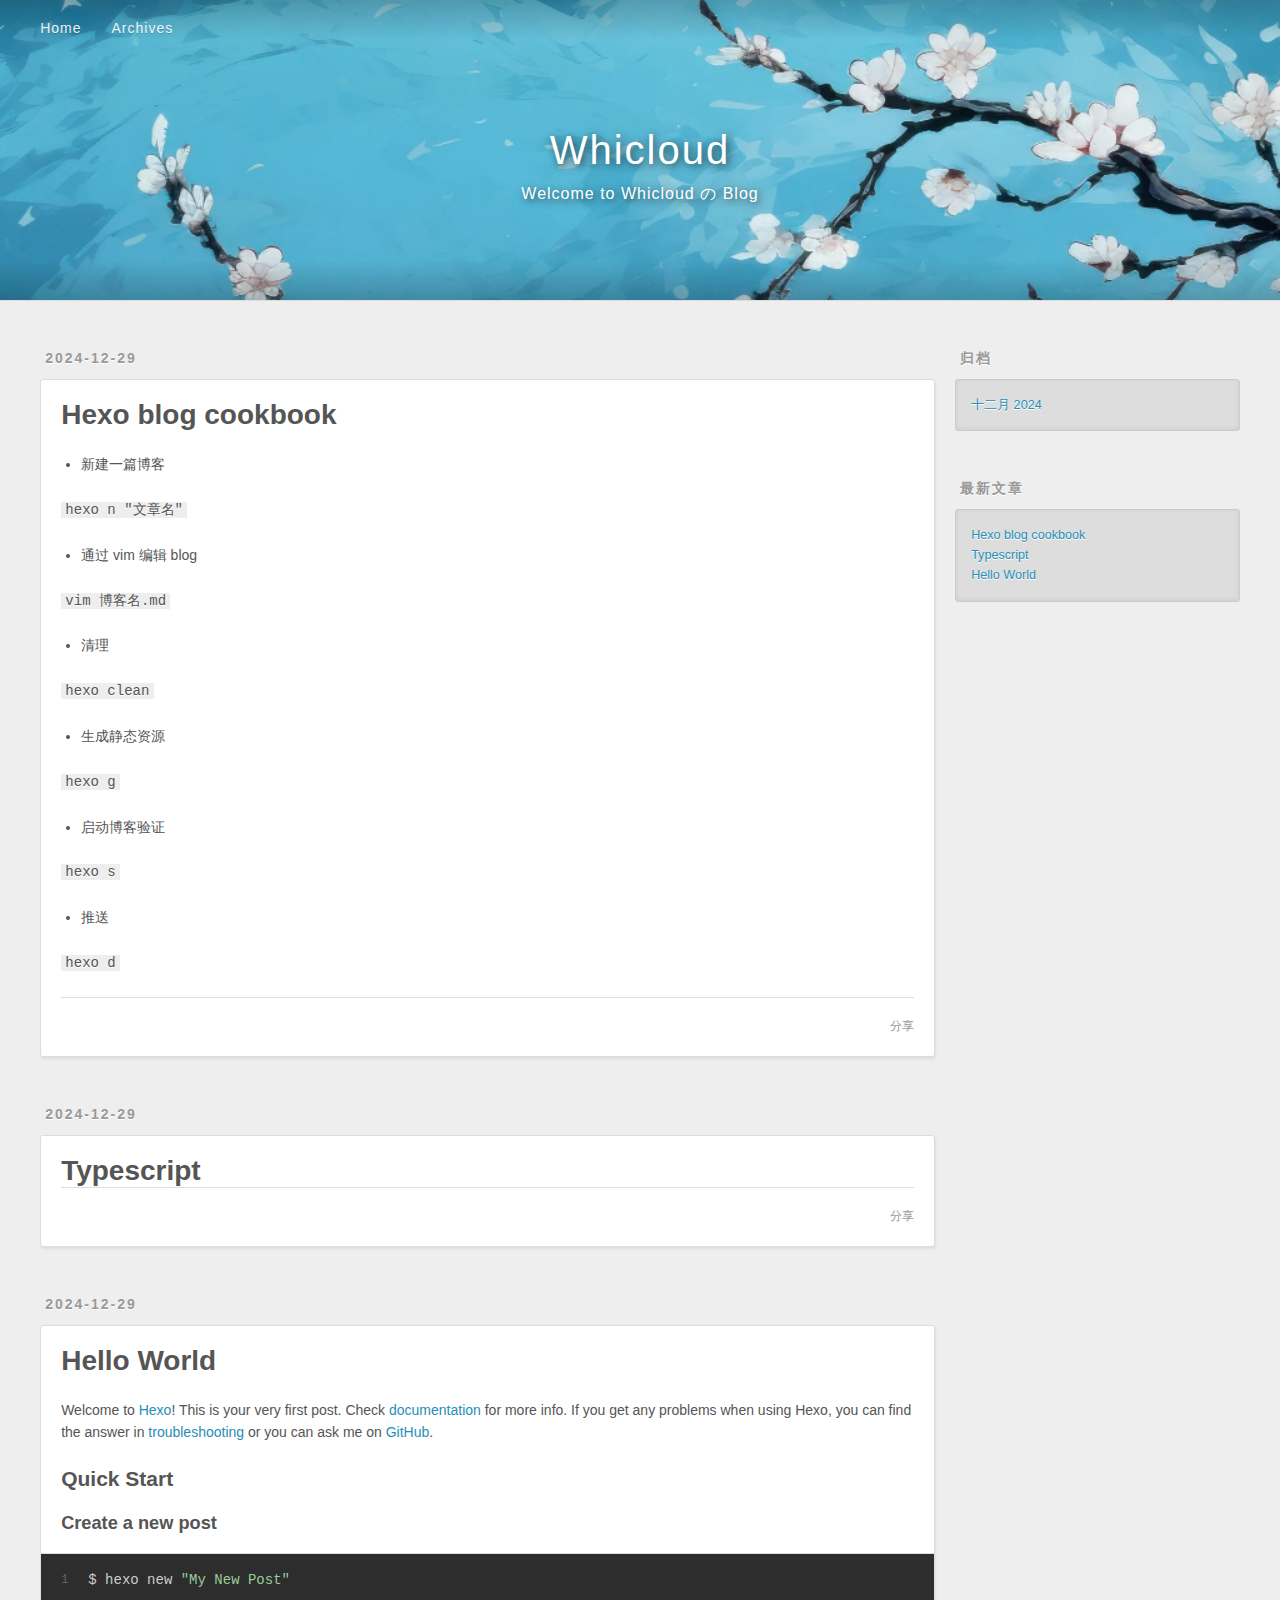
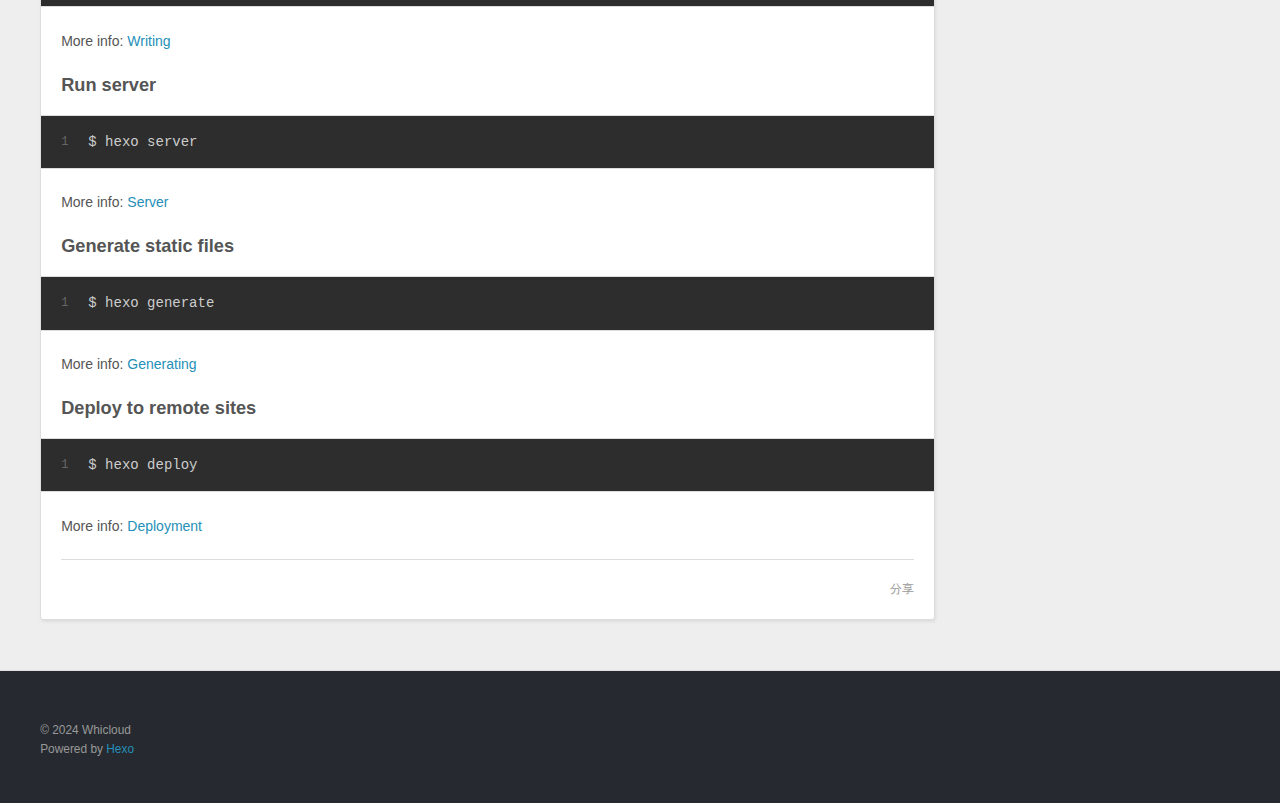
<file: index.html>
<!DOCTYPE html>
<html>
<head>
  <meta charset="utf-8">
  
  
  <title>Whicloud</title>
  <meta name="viewport" content="width=device-width, initial-scale=1, shrink-to-fit=no">
  <meta property="og:type" content="website">
<meta property="og:title" content="Whicloud">
<meta property="og:url" content="http://whicloud.github.io/index.html">
<meta property="og:site_name" content="Whicloud">
<meta property="og:locale" content="zh_CN">
<meta property="article:author" content="Whicloud">
<meta name="twitter:card" content="summary">
  
    <link rel="alternate" href="/atom.xml" title="Whicloud" type="application/atom+xml">
  
  
    <link rel="shortcut icon" href="/favicon.png">
  
  
  
<link rel="stylesheet" href="/css/style.css">

  
    
<link rel="stylesheet" href="/fancybox/jquery.fancybox.min.css">

  
  
<meta name="generator" content="Hexo 7.3.0"></head>

<body>
  <div id="container">
    <div id="wrap">
      <header id="header">
  <div id="banner"></div>
  <div id="header-outer" class="outer">
    <div id="header-title" class="inner">
      <h1 id="logo-wrap">
        <a href="/" id="logo">Whicloud</a>
      </h1>
      
        <h2 id="subtitle-wrap">
          <a href="/" id="subtitle">Welcome to Whicloud の Blog</a>
        </h2>
      
    </div>
    <div id="header-inner" class="inner">
      <nav id="main-nav">
        <a id="main-nav-toggle" class="nav-icon"><span class="fa fa-bars"></span></a>
        
          <a class="main-nav-link" href="/">Home</a>
        
          <a class="main-nav-link" href="/archives">Archives</a>
        
      </nav>
      <nav id="sub-nav">
        
        
          <a class="nav-icon" href="/atom.xml" title="RSS 订阅"><span class="fa fa-rss"></span></a>
        
        <a class="nav-icon nav-search-btn" title="搜索"><span class="fa fa-search"></span></a>
      </nav>
      <div id="search-form-wrap">
        <form action="//google.com/search" method="get" accept-charset="UTF-8" class="search-form"><input type="search" name="q" class="search-form-input" placeholder="搜索"><button type="submit" class="search-form-submit">&#xF002;</button><input type="hidden" name="sitesearch" value="http://whicloud.github.io"></form>
      </div>
    </div>
  </div>
</header>

      <div class="outer">
        <section id="main">
  
    <article id="post-Hexo-blog-cookbook" class="h-entry article article-type-post" itemprop="blogPost" itemscope itemtype="https://schema.org/BlogPosting">
  <div class="article-meta">
    <a href="/2024/12/29/Hexo-blog-cookbook/" class="article-date">
  <time class="dt-published" datetime="2024-12-29T04:04:49.000Z" itemprop="datePublished">2024-12-29</time>
</a>
    
  </div>
  <div class="article-inner">
    
    
      <header class="article-header">
        
  
    <h1 itemprop="name">
      <a class="p-name article-title" href="/2024/12/29/Hexo-blog-cookbook/">Hexo blog cookbook</a>
    </h1>
  

      </header>
    
    <div class="e-content article-entry" itemprop="articleBody">
      
        <ul>
<li>新建一篇博客</li>
</ul>
<p><code> hexo n &quot;文章名&quot;</code></p>
<ul>
<li>通过 vim 编辑 blog</li>
</ul>
<p><code>vim 博客名.md</code></p>
<ul>
<li>清理</li>
</ul>
<p><code>hexo clean</code></p>
<ul>
<li>生成静态资源</li>
</ul>
<p><code>hexo g</code></p>
<ul>
<li>启动博客验证</li>
</ul>
<p><code>hexo s</code></p>
<ul>
<li>推送</li>
</ul>
<p><code>hexo d</code></p>

      
    </div>
    <footer class="article-footer">
      <a data-url="http://whicloud.github.io/2024/12/29/Hexo-blog-cookbook/" data-id="cm59379620000ocuhgy793ga4" data-title="Hexo blog cookbook" class="article-share-link"><span class="fa fa-share">分享</span></a>
      
      
      
    </footer>
  </div>
  
</article>



  
    <article id="post-Typescript" class="h-entry article article-type-post" itemprop="blogPost" itemscope itemtype="https://schema.org/BlogPosting">
  <div class="article-meta">
    <a href="/2024/12/29/Typescript/" class="article-date">
  <time class="dt-published" datetime="2024-12-29T04:01:37.000Z" itemprop="datePublished">2024-12-29</time>
</a>
    
  </div>
  <div class="article-inner">
    
    
      <header class="article-header">
        
  
    <h1 itemprop="name">
      <a class="p-name article-title" href="/2024/12/29/Typescript/">Typescript</a>
    </h1>
  

      </header>
    
    <div class="e-content article-entry" itemprop="articleBody">
      
        
      
    </div>
    <footer class="article-footer">
      <a data-url="http://whicloud.github.io/2024/12/29/Typescript/" data-id="cm593364c0000awuh6huce135" data-title="Typescript" class="article-share-link"><span class="fa fa-share">分享</span></a>
      
      
      
    </footer>
  </div>
  
</article>



  
    <article id="post-hello-world" class="h-entry article article-type-post" itemprop="blogPost" itemscope itemtype="https://schema.org/BlogPosting">
  <div class="article-meta">
    <a href="/2024/12/29/hello-world/" class="article-date">
  <time class="dt-published" datetime="2024-12-29T03:14:44.435Z" itemprop="datePublished">2024-12-29</time>
</a>
    
  </div>
  <div class="article-inner">
    
    
      <header class="article-header">
        
  
    <h1 itemprop="name">
      <a class="p-name article-title" href="/2024/12/29/hello-world/">Hello World</a>
    </h1>
  

      </header>
    
    <div class="e-content article-entry" itemprop="articleBody">
      
        <p>Welcome to <a target="_blank" rel="noopener" href="https://hexo.io/">Hexo</a>! This is your very first post. Check <a target="_blank" rel="noopener" href="https://hexo.io/docs/">documentation</a> for more info. If you get any problems when using Hexo, you can find the answer in <a target="_blank" rel="noopener" href="https://hexo.io/docs/troubleshooting.html">troubleshooting</a> or you can ask me on <a target="_blank" rel="noopener" href="https://github.com/hexojs/hexo/issues">GitHub</a>.</p>
<h2 id="Quick-Start"><a href="#Quick-Start" class="headerlink" title="Quick Start"></a>Quick Start</h2><h3 id="Create-a-new-post"><a href="#Create-a-new-post" class="headerlink" title="Create a new post"></a>Create a new post</h3><figure class="highlight bash"><table><tr><td class="gutter"><pre><span class="line">1</span><br></pre></td><td class="code"><pre><span class="line">$ hexo new <span class="string">&quot;My New Post&quot;</span></span><br></pre></td></tr></table></figure>

<p>More info: <a target="_blank" rel="noopener" href="https://hexo.io/docs/writing.html">Writing</a></p>
<h3 id="Run-server"><a href="#Run-server" class="headerlink" title="Run server"></a>Run server</h3><figure class="highlight bash"><table><tr><td class="gutter"><pre><span class="line">1</span><br></pre></td><td class="code"><pre><span class="line">$ hexo server</span><br></pre></td></tr></table></figure>

<p>More info: <a target="_blank" rel="noopener" href="https://hexo.io/docs/server.html">Server</a></p>
<h3 id="Generate-static-files"><a href="#Generate-static-files" class="headerlink" title="Generate static files"></a>Generate static files</h3><figure class="highlight bash"><table><tr><td class="gutter"><pre><span class="line">1</span><br></pre></td><td class="code"><pre><span class="line">$ hexo generate</span><br></pre></td></tr></table></figure>

<p>More info: <a target="_blank" rel="noopener" href="https://hexo.io/docs/generating.html">Generating</a></p>
<h3 id="Deploy-to-remote-sites"><a href="#Deploy-to-remote-sites" class="headerlink" title="Deploy to remote sites"></a>Deploy to remote sites</h3><figure class="highlight bash"><table><tr><td class="gutter"><pre><span class="line">1</span><br></pre></td><td class="code"><pre><span class="line">$ hexo deploy</span><br></pre></td></tr></table></figure>

<p>More info: <a target="_blank" rel="noopener" href="https://hexo.io/docs/one-command-deployment.html">Deployment</a></p>

      
    </div>
    <footer class="article-footer">
      <a data-url="http://whicloud.github.io/2024/12/29/hello-world/" data-id="cm592kyqw0000pouh2gmecwxp" data-title="Hello World" class="article-share-link"><span class="fa fa-share">分享</span></a>
      
      
      
    </footer>
  </div>
  
</article>



  


</section>
        
          <aside id="sidebar">
  
    

  
    

  
    
  
    
  <div class="widget-wrap">
    <h3 class="widget-title">归档</h3>
    <div class="widget">
      <ul class="archive-list"><li class="archive-list-item"><a class="archive-list-link" href="/archives/2024/12/">十二月 2024</a></li></ul>
    </div>
  </div>


  
    
  <div class="widget-wrap">
    <h3 class="widget-title">最新文章</h3>
    <div class="widget">
      <ul>
        
          <li>
            <a href="/2024/12/29/Hexo-blog-cookbook/">Hexo blog cookbook</a>
          </li>
        
          <li>
            <a href="/2024/12/29/Typescript/">Typescript</a>
          </li>
        
          <li>
            <a href="/2024/12/29/hello-world/">Hello World</a>
          </li>
        
      </ul>
    </div>
  </div>

  
</aside>
        
      </div>
      <footer id="footer">
  
  <div class="outer">
    <div id="footer-info" class="inner">
      
      &copy; 2024 Whicloud<br>
      Powered by <a href="https://hexo.io/" target="_blank">Hexo</a>
    </div>
  </div>
</footer>

    </div>
    <nav id="mobile-nav">
  
    <a href="/" class="mobile-nav-link">Home</a>
  
    <a href="/archives" class="mobile-nav-link">Archives</a>
  
</nav>
    


<script src="/js/jquery-3.6.4.min.js"></script>



  
<script src="/fancybox/jquery.fancybox.min.js"></script>




<script src="/js/script.js"></script>





  </div>
</body>
</html>
</file>
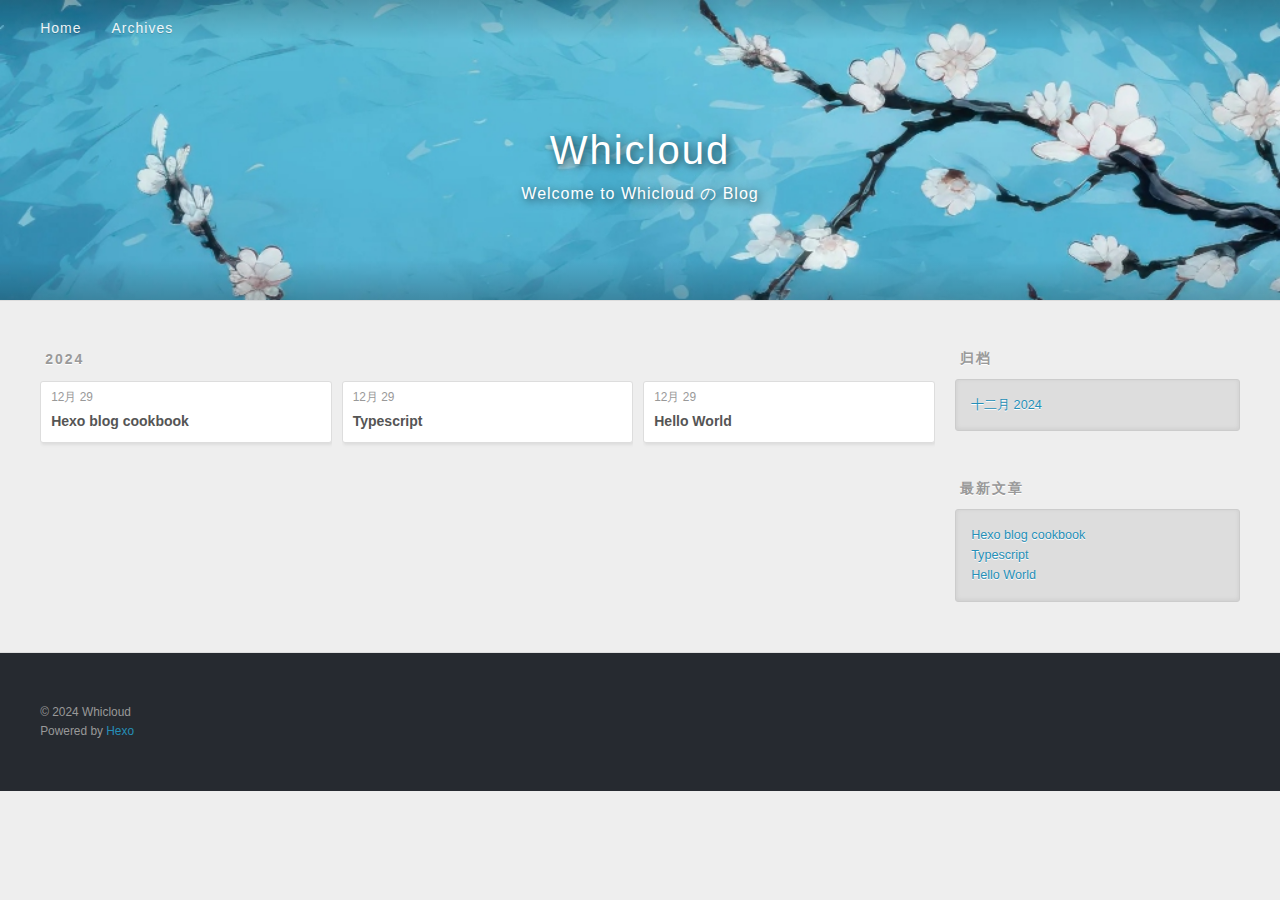
<file: archives/index.html>
<!DOCTYPE html>
<html>
<head>
  <meta charset="utf-8">
  
  
  <title>归档 | Whicloud</title>
  <meta name="viewport" content="width=device-width, initial-scale=1, shrink-to-fit=no">
  <meta property="og:type" content="website">
<meta property="og:title" content="Whicloud">
<meta property="og:url" content="http://whicloud.github.io/archives/index.html">
<meta property="og:site_name" content="Whicloud">
<meta property="og:locale" content="zh_CN">
<meta property="article:author" content="Whicloud">
<meta name="twitter:card" content="summary">
  
    <link rel="alternate" href="/atom.xml" title="Whicloud" type="application/atom+xml">
  
  
    <link rel="shortcut icon" href="/favicon.png">
  
  
  
<link rel="stylesheet" href="/css/style.css">

  
    
<link rel="stylesheet" href="/fancybox/jquery.fancybox.min.css">

  
  
<meta name="generator" content="Hexo 7.3.0"></head>

<body>
  <div id="container">
    <div id="wrap">
      <header id="header">
  <div id="banner"></div>
  <div id="header-outer" class="outer">
    <div id="header-title" class="inner">
      <h1 id="logo-wrap">
        <a href="/" id="logo">Whicloud</a>
      </h1>
      
        <h2 id="subtitle-wrap">
          <a href="/" id="subtitle">Welcome to Whicloud の Blog</a>
        </h2>
      
    </div>
    <div id="header-inner" class="inner">
      <nav id="main-nav">
        <a id="main-nav-toggle" class="nav-icon"><span class="fa fa-bars"></span></a>
        
          <a class="main-nav-link" href="/">Home</a>
        
          <a class="main-nav-link" href="/archives">Archives</a>
        
      </nav>
      <nav id="sub-nav">
        
        
          <a class="nav-icon" href="/atom.xml" title="RSS 订阅"><span class="fa fa-rss"></span></a>
        
        <a class="nav-icon nav-search-btn" title="搜索"><span class="fa fa-search"></span></a>
      </nav>
      <div id="search-form-wrap">
        <form action="//google.com/search" method="get" accept-charset="UTF-8" class="search-form"><input type="search" name="q" class="search-form-input" placeholder="搜索"><button type="submit" class="search-form-submit">&#xF002;</button><input type="hidden" name="sitesearch" value="http://whicloud.github.io"></form>
      </div>
    </div>
  </div>
</header>

      <div class="outer">
        <section id="main">
  
  
    
    
      
      
      <section class="archives-wrap">
        <div class="archive-year-wrap">
          <a href="/archives/2024" class="archive-year">2024</a>
        </div>
        <div class="archives">
    
    <article class="archive-article archive-type-post">
  <div class="archive-article-inner">
    <header class="archive-article-header">
      <a href="/2024/12/29/Hexo-blog-cookbook/" class="archive-article-date">
  <time class="dt-published" datetime="2024-12-29T04:04:49.000Z" itemprop="datePublished">12月 29</time>
</a>
      
  
    <h1 itemprop="name">
      <a class="archive-article-title" href="/2024/12/29/Hexo-blog-cookbook/">Hexo blog cookbook</a>
    </h1>
  

    </header>
  </div>
</article>
  
    
    
    <article class="archive-article archive-type-post">
  <div class="archive-article-inner">
    <header class="archive-article-header">
      <a href="/2024/12/29/Typescript/" class="archive-article-date">
  <time class="dt-published" datetime="2024-12-29T04:01:37.000Z" itemprop="datePublished">12月 29</time>
</a>
      
  
    <h1 itemprop="name">
      <a class="archive-article-title" href="/2024/12/29/Typescript/">Typescript</a>
    </h1>
  

    </header>
  </div>
</article>
  
    
    
    <article class="archive-article archive-type-post">
  <div class="archive-article-inner">
    <header class="archive-article-header">
      <a href="/2024/12/29/hello-world/" class="archive-article-date">
  <time class="dt-published" datetime="2024-12-29T03:14:44.435Z" itemprop="datePublished">12月 29</time>
</a>
      
  
    <h1 itemprop="name">
      <a class="archive-article-title" href="/2024/12/29/hello-world/">Hello World</a>
    </h1>
  

    </header>
  </div>
</article>
  
  
    </div></section>
  


</section>
        
          <aside id="sidebar">
  
    

  
    

  
    
  
    
  <div class="widget-wrap">
    <h3 class="widget-title">归档</h3>
    <div class="widget">
      <ul class="archive-list"><li class="archive-list-item"><a class="archive-list-link" href="/archives/2024/12/">十二月 2024</a></li></ul>
    </div>
  </div>


  
    
  <div class="widget-wrap">
    <h3 class="widget-title">最新文章</h3>
    <div class="widget">
      <ul>
        
          <li>
            <a href="/2024/12/29/Hexo-blog-cookbook/">Hexo blog cookbook</a>
          </li>
        
          <li>
            <a href="/2024/12/29/Typescript/">Typescript</a>
          </li>
        
          <li>
            <a href="/2024/12/29/hello-world/">Hello World</a>
          </li>
        
      </ul>
    </div>
  </div>

  
</aside>
        
      </div>
      <footer id="footer">
  
  <div class="outer">
    <div id="footer-info" class="inner">
      
      &copy; 2024 Whicloud<br>
      Powered by <a href="https://hexo.io/" target="_blank">Hexo</a>
    </div>
  </div>
</footer>

    </div>
    <nav id="mobile-nav">
  
    <a href="/" class="mobile-nav-link">Home</a>
  
    <a href="/archives" class="mobile-nav-link">Archives</a>
  
</nav>
    


<script src="/js/jquery-3.6.4.min.js"></script>



  
<script src="/fancybox/jquery.fancybox.min.js"></script>




<script src="/js/script.js"></script>





  </div>
</body>
</html>
</file>
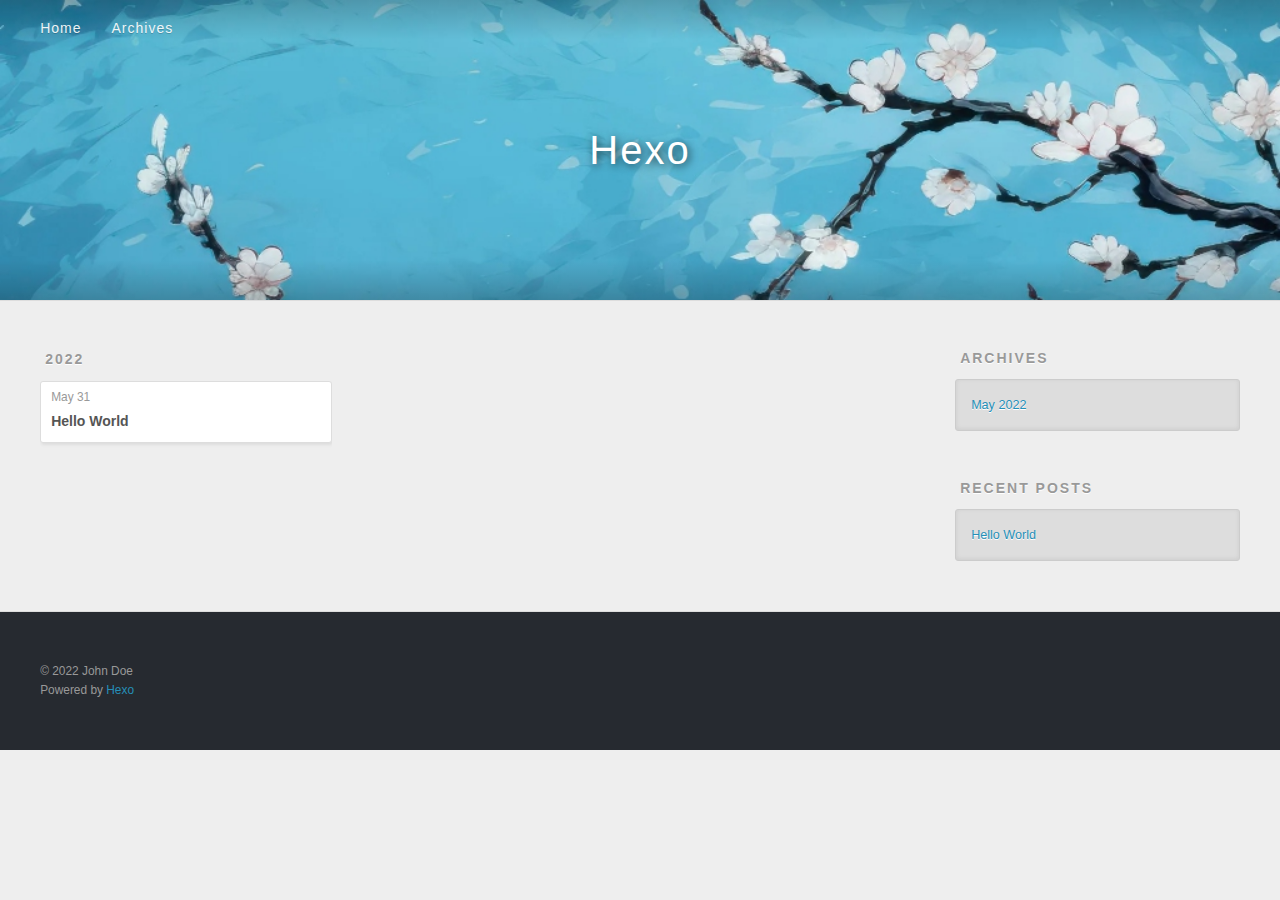
<file: archives/2022/index.html>
<!DOCTYPE html>
<html>
<head>
  <meta charset="utf-8">
  

  
  <title>Archives: 2022 | Hexo</title>
  <meta name="viewport" content="width=device-width, initial-scale=1, maximum-scale=1">
  <meta property="og:type" content="website">
<meta property="og:title" content="Hexo">
<meta property="og:url" content="http://example.com/archives/2022/index.html">
<meta property="og:site_name" content="Hexo">
<meta property="og:locale" content="en_US">
<meta property="article:author" content="John Doe">
<meta name="twitter:card" content="summary">
  
    <link rel="alternate" href="/atom.xml" title="Hexo" type="application/atom+xml">
  
  
    <link rel="icon" href="/favicon.png">
  
  
    <link href="//fonts.googleapis.com/css?family=Source+Code+Pro" rel="stylesheet" type="text/css">
  
  
<link rel="stylesheet" href="/css/style.css">

<meta name="generator" content="Hexo 5.4.2"></head>

<body>
  <div id="container">
    <div id="wrap">
      <header id="header">
  <div id="banner"></div>
  <div id="header-outer" class="outer">
    <div id="header-title" class="inner">
      <h1 id="logo-wrap">
        <a href="/" id="logo">Hexo</a>
      </h1>
      
    </div>
    <div id="header-inner" class="inner">
      <nav id="main-nav">
        <a id="main-nav-toggle" class="nav-icon"></a>
        
          <a class="main-nav-link" href="/">Home</a>
        
          <a class="main-nav-link" href="/archives">Archives</a>
        
      </nav>
      <nav id="sub-nav">
        
          <a id="nav-rss-link" class="nav-icon" href="/atom.xml" title="RSS Feed"></a>
        
        <a id="nav-search-btn" class="nav-icon" title="Search"></a>
      </nav>
      <div id="search-form-wrap">
        <form action="//google.com/search" method="get" accept-charset="UTF-8" class="search-form"><input type="search" name="q" class="search-form-input" placeholder="Search"><button type="submit" class="search-form-submit">&#xF002;</button><input type="hidden" name="sitesearch" value="http://example.com"></form>
      </div>
    </div>
  </div>
</header>
      <div class="outer">
        <section id="main">
  
  
    
    
      
      
      <section class="archives-wrap">
        <div class="archive-year-wrap">
          <a href="/archives/2022" class="archive-year">2022</a>
        </div>
        <div class="archives">
    
    <article class="archive-article archive-type-post">
  <div class="archive-article-inner">
    <header class="archive-article-header">
      <a href="/2022/05/31/hello-world/" class="archive-article-date">
  <time datetime="2022-05-31T09:21:59.427Z" itemprop="datePublished">May 31</time>
</a>
      
  
    <h1 itemprop="name">
      <a class="archive-article-title" href="/2022/05/31/hello-world/">Hello World</a>
    </h1>
  

    </header>
  </div>
</article>
  
  
    </div></section>
  


</section>
        
          <aside id="sidebar">
  
    

  
    

  
    
  
    
  <div class="widget-wrap">
    <h3 class="widget-title">Archives</h3>
    <div class="widget">
      <ul class="archive-list"><li class="archive-list-item"><a class="archive-list-link" href="/archives/2022/05/">May 2022</a></li></ul>
    </div>
  </div>


  
    
  <div class="widget-wrap">
    <h3 class="widget-title">Recent Posts</h3>
    <div class="widget">
      <ul>
        
          <li>
            <a href="/2022/05/31/hello-world/">Hello World</a>
          </li>
        
      </ul>
    </div>
  </div>

  
</aside>
        
      </div>
      <footer id="footer">
  
  <div class="outer">
    <div id="footer-info" class="inner">
      &copy; 2022 John Doe<br>
      Powered by <a href="http://hexo.io/" target="_blank">Hexo</a>
    </div>
  </div>
</footer>
    </div>
    <nav id="mobile-nav">
  
    <a href="/" class="mobile-nav-link">Home</a>
  
    <a href="/archives" class="mobile-nav-link">Archives</a>
  
</nav>
    

<script src="//ajax.googleapis.com/ajax/libs/jquery/2.0.3/jquery.min.js"></script>


  
<link rel="stylesheet" href="/fancybox/jquery.fancybox.css">

  
<script src="/fancybox/jquery.fancybox.pack.js"></script>




<script src="/js/script.js"></script>




  </div>
</body>
</html>
</file>
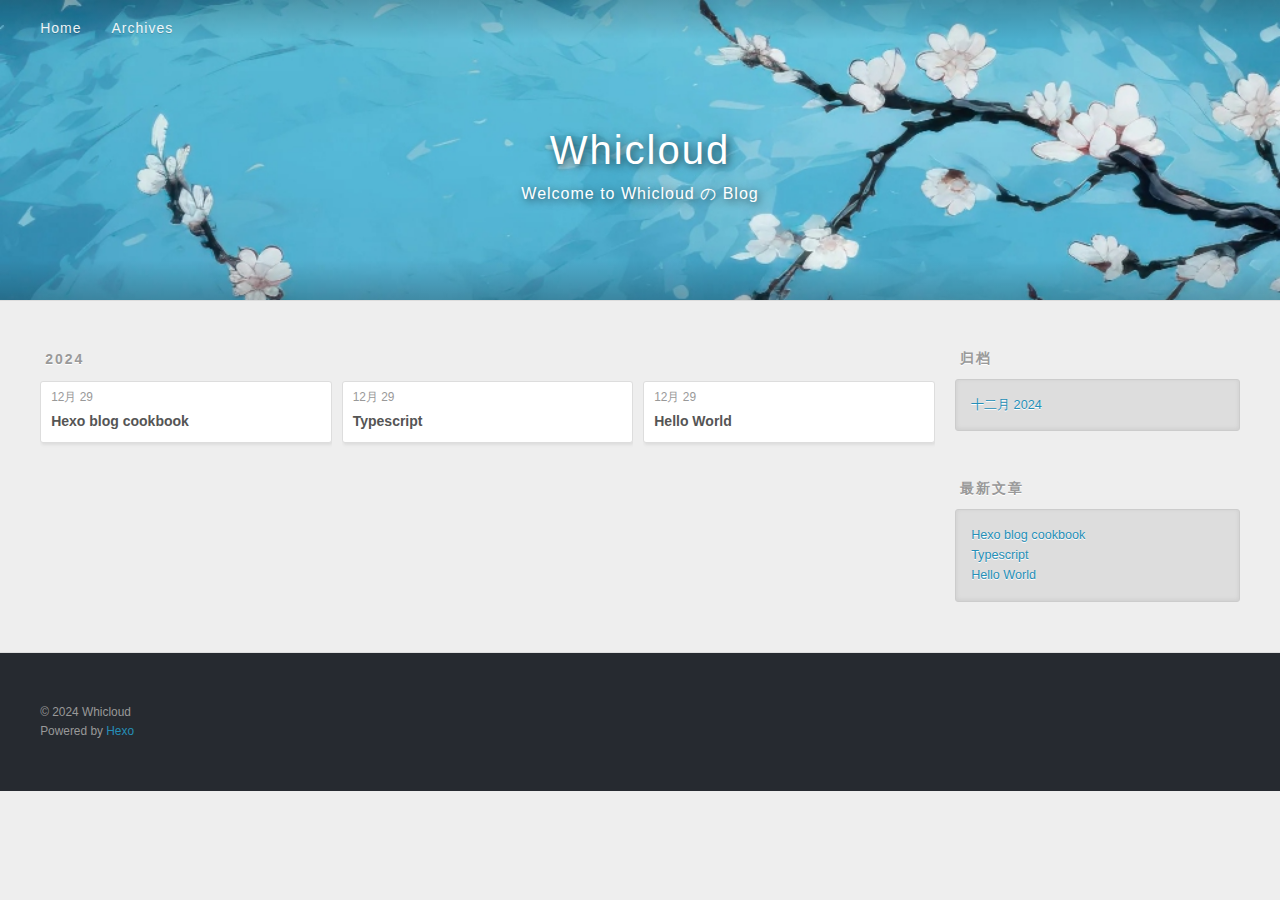
<file: archives/2024/index.html>
<!DOCTYPE html>
<html>
<head>
  <meta charset="utf-8">
  
  
  <title>归档: 2024 | Whicloud</title>
  <meta name="viewport" content="width=device-width, initial-scale=1, shrink-to-fit=no">
  <meta property="og:type" content="website">
<meta property="og:title" content="Whicloud">
<meta property="og:url" content="http://whicloud.github.io/archives/2024/index.html">
<meta property="og:site_name" content="Whicloud">
<meta property="og:locale" content="zh_CN">
<meta property="article:author" content="Whicloud">
<meta name="twitter:card" content="summary">
  
    <link rel="alternate" href="/atom.xml" title="Whicloud" type="application/atom+xml">
  
  
    <link rel="shortcut icon" href="/favicon.png">
  
  
  
<link rel="stylesheet" href="/css/style.css">

  
    
<link rel="stylesheet" href="/fancybox/jquery.fancybox.min.css">

  
  
<meta name="generator" content="Hexo 7.3.0"></head>

<body>
  <div id="container">
    <div id="wrap">
      <header id="header">
  <div id="banner"></div>
  <div id="header-outer" class="outer">
    <div id="header-title" class="inner">
      <h1 id="logo-wrap">
        <a href="/" id="logo">Whicloud</a>
      </h1>
      
        <h2 id="subtitle-wrap">
          <a href="/" id="subtitle">Welcome to Whicloud の Blog</a>
        </h2>
      
    </div>
    <div id="header-inner" class="inner">
      <nav id="main-nav">
        <a id="main-nav-toggle" class="nav-icon"><span class="fa fa-bars"></span></a>
        
          <a class="main-nav-link" href="/">Home</a>
        
          <a class="main-nav-link" href="/archives">Archives</a>
        
      </nav>
      <nav id="sub-nav">
        
        
          <a class="nav-icon" href="/atom.xml" title="RSS 订阅"><span class="fa fa-rss"></span></a>
        
        <a class="nav-icon nav-search-btn" title="搜索"><span class="fa fa-search"></span></a>
      </nav>
      <div id="search-form-wrap">
        <form action="//google.com/search" method="get" accept-charset="UTF-8" class="search-form"><input type="search" name="q" class="search-form-input" placeholder="搜索"><button type="submit" class="search-form-submit">&#xF002;</button><input type="hidden" name="sitesearch" value="http://whicloud.github.io"></form>
      </div>
    </div>
  </div>
</header>

      <div class="outer">
        <section id="main">
  
  
    
    
      
      
      <section class="archives-wrap">
        <div class="archive-year-wrap">
          <a href="/archives/2024" class="archive-year">2024</a>
        </div>
        <div class="archives">
    
    <article class="archive-article archive-type-post">
  <div class="archive-article-inner">
    <header class="archive-article-header">
      <a href="/2024/12/29/Hexo-blog-cookbook/" class="archive-article-date">
  <time class="dt-published" datetime="2024-12-29T04:04:49.000Z" itemprop="datePublished">12月 29</time>
</a>
      
  
    <h1 itemprop="name">
      <a class="archive-article-title" href="/2024/12/29/Hexo-blog-cookbook/">Hexo blog cookbook</a>
    </h1>
  

    </header>
  </div>
</article>
  
    
    
    <article class="archive-article archive-type-post">
  <div class="archive-article-inner">
    <header class="archive-article-header">
      <a href="/2024/12/29/Typescript/" class="archive-article-date">
  <time class="dt-published" datetime="2024-12-29T04:01:37.000Z" itemprop="datePublished">12月 29</time>
</a>
      
  
    <h1 itemprop="name">
      <a class="archive-article-title" href="/2024/12/29/Typescript/">Typescript</a>
    </h1>
  

    </header>
  </div>
</article>
  
    
    
    <article class="archive-article archive-type-post">
  <div class="archive-article-inner">
    <header class="archive-article-header">
      <a href="/2024/12/29/hello-world/" class="archive-article-date">
  <time class="dt-published" datetime="2024-12-29T03:14:44.435Z" itemprop="datePublished">12月 29</time>
</a>
      
  
    <h1 itemprop="name">
      <a class="archive-article-title" href="/2024/12/29/hello-world/">Hello World</a>
    </h1>
  

    </header>
  </div>
</article>
  
  
    </div></section>
  


</section>
        
          <aside id="sidebar">
  
    

  
    

  
    
  
    
  <div class="widget-wrap">
    <h3 class="widget-title">归档</h3>
    <div class="widget">
      <ul class="archive-list"><li class="archive-list-item"><a class="archive-list-link" href="/archives/2024/12/">十二月 2024</a></li></ul>
    </div>
  </div>


  
    
  <div class="widget-wrap">
    <h3 class="widget-title">最新文章</h3>
    <div class="widget">
      <ul>
        
          <li>
            <a href="/2024/12/29/Hexo-blog-cookbook/">Hexo blog cookbook</a>
          </li>
        
          <li>
            <a href="/2024/12/29/Typescript/">Typescript</a>
          </li>
        
          <li>
            <a href="/2024/12/29/hello-world/">Hello World</a>
          </li>
        
      </ul>
    </div>
  </div>

  
</aside>
        
      </div>
      <footer id="footer">
  
  <div class="outer">
    <div id="footer-info" class="inner">
      
      &copy; 2024 Whicloud<br>
      Powered by <a href="https://hexo.io/" target="_blank">Hexo</a>
    </div>
  </div>
</footer>

    </div>
    <nav id="mobile-nav">
  
    <a href="/" class="mobile-nav-link">Home</a>
  
    <a href="/archives" class="mobile-nav-link">Archives</a>
  
</nav>
    


<script src="/js/jquery-3.6.4.min.js"></script>



  
<script src="/fancybox/jquery.fancybox.min.js"></script>




<script src="/js/script.js"></script>





  </div>
</body>
</html>
</file>
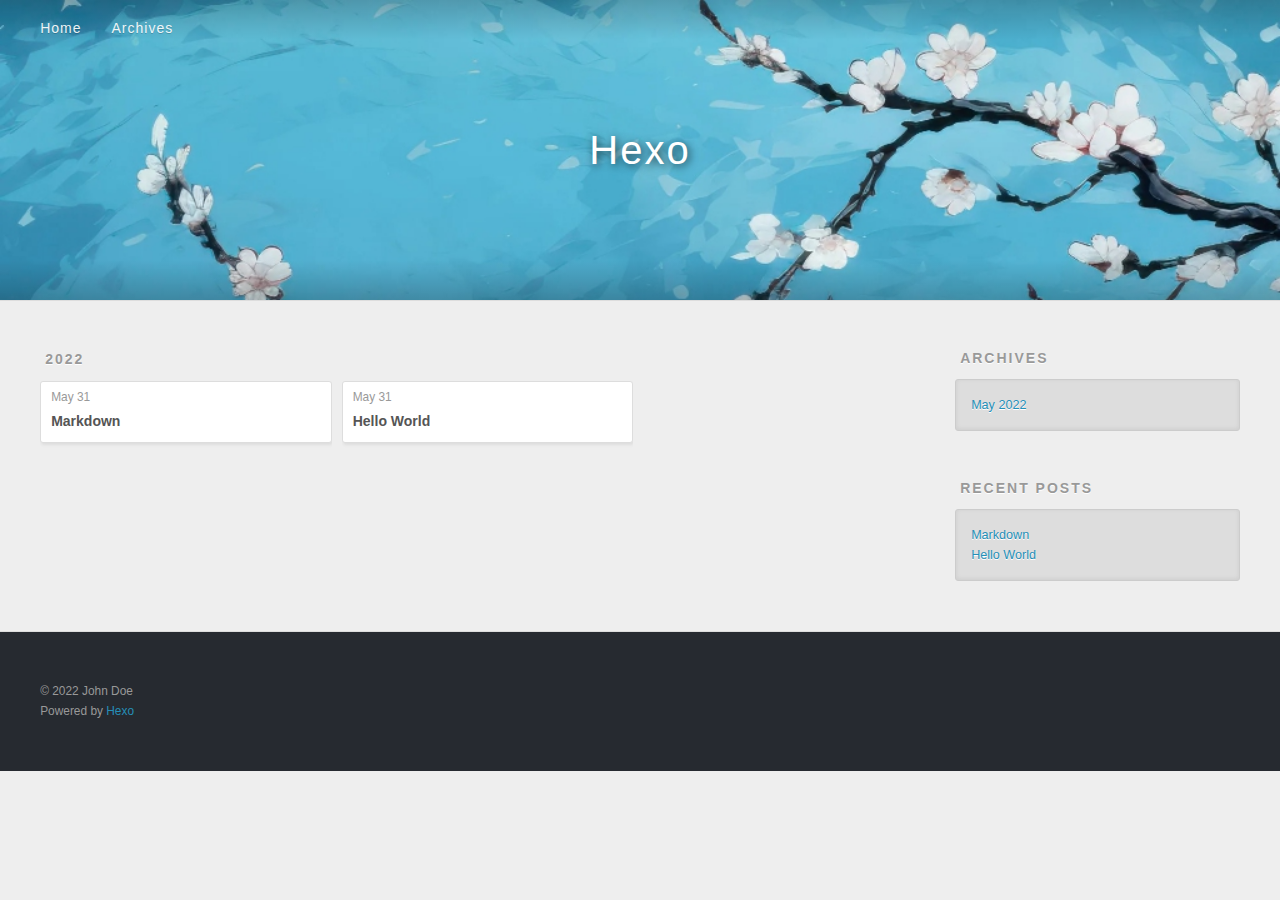
<file: archives/2022/05/index.html>
<!DOCTYPE html>
<html>
<head>
  <meta charset="utf-8">
  

  
  <title>Archives: 2022/5 | Hexo</title>
  <meta name="viewport" content="width=device-width, initial-scale=1, maximum-scale=1">
  <meta property="og:type" content="website">
<meta property="og:title" content="Hexo">
<meta property="og:url" content="http://example.com/archives/2022/05/index.html">
<meta property="og:site_name" content="Hexo">
<meta property="og:locale" content="en_US">
<meta property="article:author" content="John Doe">
<meta name="twitter:card" content="summary">
  
    <link rel="alternate" href="/atom.xml" title="Hexo" type="application/atom+xml">
  
  
    <link rel="icon" href="/favicon.png">
  
  
    <link href="//fonts.googleapis.com/css?family=Source+Code+Pro" rel="stylesheet" type="text/css">
  
  
<link rel="stylesheet" href="/css/style.css">

<meta name="generator" content="Hexo 5.4.2"></head>

<body>
  <div id="container">
    <div id="wrap">
      <header id="header">
  <div id="banner"></div>
  <div id="header-outer" class="outer">
    <div id="header-title" class="inner">
      <h1 id="logo-wrap">
        <a href="/" id="logo">Hexo</a>
      </h1>
      
    </div>
    <div id="header-inner" class="inner">
      <nav id="main-nav">
        <a id="main-nav-toggle" class="nav-icon"></a>
        
          <a class="main-nav-link" href="/">Home</a>
        
          <a class="main-nav-link" href="/archives">Archives</a>
        
      </nav>
      <nav id="sub-nav">
        
          <a id="nav-rss-link" class="nav-icon" href="/atom.xml" title="RSS Feed"></a>
        
        <a id="nav-search-btn" class="nav-icon" title="Search"></a>
      </nav>
      <div id="search-form-wrap">
        <form action="//google.com/search" method="get" accept-charset="UTF-8" class="search-form"><input type="search" name="q" class="search-form-input" placeholder="Search"><button type="submit" class="search-form-submit">&#xF002;</button><input type="hidden" name="sitesearch" value="http://example.com"></form>
      </div>
    </div>
  </div>
</header>
      <div class="outer">
        <section id="main">
  
  
    
    
      
      
      <section class="archives-wrap">
        <div class="archive-year-wrap">
          <a href="/archives/2022" class="archive-year">2022</a>
        </div>
        <div class="archives">
    
    <article class="archive-article archive-type-post">
  <div class="archive-article-inner">
    <header class="archive-article-header">
      <a href="/2022/05/31/Markdown/" class="archive-article-date">
  <time datetime="2022-05-31T10:30:16.000Z" itemprop="datePublished">May 31</time>
</a>
      
  
    <h1 itemprop="name">
      <a class="archive-article-title" href="/2022/05/31/Markdown/">Markdown</a>
    </h1>
  

    </header>
  </div>
</article>
  
    
    
    <article class="archive-article archive-type-post">
  <div class="archive-article-inner">
    <header class="archive-article-header">
      <a href="/2022/05/31/hello-world/" class="archive-article-date">
  <time datetime="2022-05-31T09:21:59.427Z" itemprop="datePublished">May 31</time>
</a>
      
  
    <h1 itemprop="name">
      <a class="archive-article-title" href="/2022/05/31/hello-world/">Hello World</a>
    </h1>
  

    </header>
  </div>
</article>
  
  
    </div></section>
  


</section>
        
          <aside id="sidebar">
  
    

  
    

  
    
  
    
  <div class="widget-wrap">
    <h3 class="widget-title">Archives</h3>
    <div class="widget">
      <ul class="archive-list"><li class="archive-list-item"><a class="archive-list-link" href="/archives/2022/05/">May 2022</a></li></ul>
    </div>
  </div>


  
    
  <div class="widget-wrap">
    <h3 class="widget-title">Recent Posts</h3>
    <div class="widget">
      <ul>
        
          <li>
            <a href="/2022/05/31/Markdown/">Markdown</a>
          </li>
        
          <li>
            <a href="/2022/05/31/hello-world/">Hello World</a>
          </li>
        
      </ul>
    </div>
  </div>

  
</aside>
        
      </div>
      <footer id="footer">
  
  <div class="outer">
    <div id="footer-info" class="inner">
      &copy; 2022 John Doe<br>
      Powered by <a href="http://hexo.io/" target="_blank">Hexo</a>
    </div>
  </div>
</footer>
    </div>
    <nav id="mobile-nav">
  
    <a href="/" class="mobile-nav-link">Home</a>
  
    <a href="/archives" class="mobile-nav-link">Archives</a>
  
</nav>
    

<script src="//ajax.googleapis.com/ajax/libs/jquery/2.0.3/jquery.min.js"></script>


  
<link rel="stylesheet" href="/fancybox/jquery.fancybox.css">

  
<script src="/fancybox/jquery.fancybox.pack.js"></script>




<script src="/js/script.js"></script>




  </div>
</body>
</html>
</file>
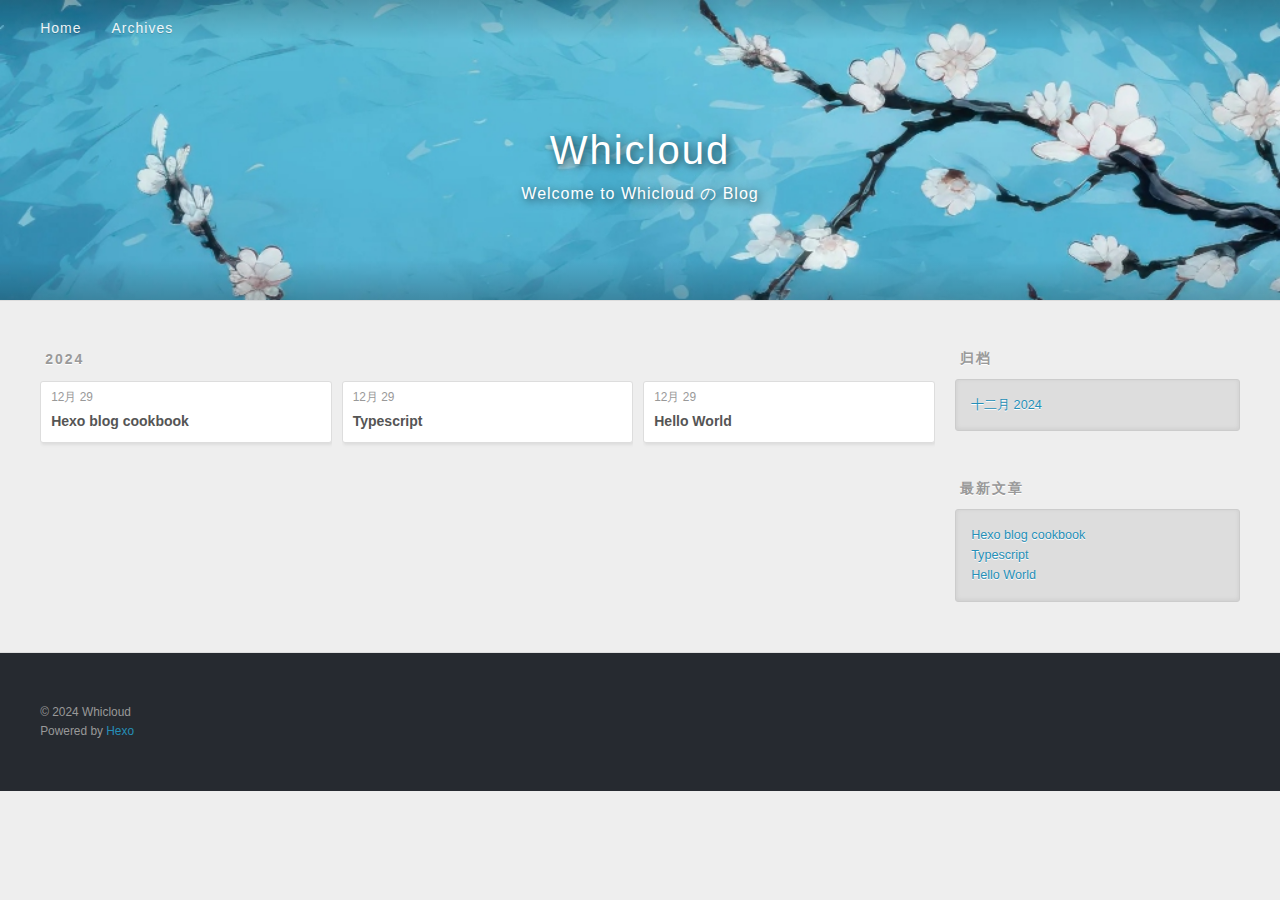
<file: archives/2024/12/index.html>
<!DOCTYPE html>
<html>
<head>
  <meta charset="utf-8">
  
  
  <title>归档: 2024/12 | Whicloud</title>
  <meta name="viewport" content="width=device-width, initial-scale=1, shrink-to-fit=no">
  <meta property="og:type" content="website">
<meta property="og:title" content="Whicloud">
<meta property="og:url" content="http://whicloud.github.io/archives/2024/12/index.html">
<meta property="og:site_name" content="Whicloud">
<meta property="og:locale" content="zh_CN">
<meta property="article:author" content="Whicloud">
<meta name="twitter:card" content="summary">
  
    <link rel="alternate" href="/atom.xml" title="Whicloud" type="application/atom+xml">
  
  
    <link rel="shortcut icon" href="/favicon.png">
  
  
  
<link rel="stylesheet" href="/css/style.css">

  
    
<link rel="stylesheet" href="/fancybox/jquery.fancybox.min.css">

  
  
<meta name="generator" content="Hexo 7.3.0"></head>

<body>
  <div id="container">
    <div id="wrap">
      <header id="header">
  <div id="banner"></div>
  <div id="header-outer" class="outer">
    <div id="header-title" class="inner">
      <h1 id="logo-wrap">
        <a href="/" id="logo">Whicloud</a>
      </h1>
      
        <h2 id="subtitle-wrap">
          <a href="/" id="subtitle">Welcome to Whicloud の Blog</a>
        </h2>
      
    </div>
    <div id="header-inner" class="inner">
      <nav id="main-nav">
        <a id="main-nav-toggle" class="nav-icon"><span class="fa fa-bars"></span></a>
        
          <a class="main-nav-link" href="/">Home</a>
        
          <a class="main-nav-link" href="/archives">Archives</a>
        
      </nav>
      <nav id="sub-nav">
        
        
          <a class="nav-icon" href="/atom.xml" title="RSS 订阅"><span class="fa fa-rss"></span></a>
        
        <a class="nav-icon nav-search-btn" title="搜索"><span class="fa fa-search"></span></a>
      </nav>
      <div id="search-form-wrap">
        <form action="//google.com/search" method="get" accept-charset="UTF-8" class="search-form"><input type="search" name="q" class="search-form-input" placeholder="搜索"><button type="submit" class="search-form-submit">&#xF002;</button><input type="hidden" name="sitesearch" value="http://whicloud.github.io"></form>
      </div>
    </div>
  </div>
</header>

      <div class="outer">
        <section id="main">
  
  
    
    
      
      
      <section class="archives-wrap">
        <div class="archive-year-wrap">
          <a href="/archives/2024" class="archive-year">2024</a>
        </div>
        <div class="archives">
    
    <article class="archive-article archive-type-post">
  <div class="archive-article-inner">
    <header class="archive-article-header">
      <a href="/2024/12/29/Hexo-blog-cookbook/" class="archive-article-date">
  <time class="dt-published" datetime="2024-12-29T04:04:49.000Z" itemprop="datePublished">12月 29</time>
</a>
      
  
    <h1 itemprop="name">
      <a class="archive-article-title" href="/2024/12/29/Hexo-blog-cookbook/">Hexo blog cookbook</a>
    </h1>
  

    </header>
  </div>
</article>
  
    
    
    <article class="archive-article archive-type-post">
  <div class="archive-article-inner">
    <header class="archive-article-header">
      <a href="/2024/12/29/Typescript/" class="archive-article-date">
  <time class="dt-published" datetime="2024-12-29T04:01:37.000Z" itemprop="datePublished">12月 29</time>
</a>
      
  
    <h1 itemprop="name">
      <a class="archive-article-title" href="/2024/12/29/Typescript/">Typescript</a>
    </h1>
  

    </header>
  </div>
</article>
  
    
    
    <article class="archive-article archive-type-post">
  <div class="archive-article-inner">
    <header class="archive-article-header">
      <a href="/2024/12/29/hello-world/" class="archive-article-date">
  <time class="dt-published" datetime="2024-12-29T03:14:44.435Z" itemprop="datePublished">12月 29</time>
</a>
      
  
    <h1 itemprop="name">
      <a class="archive-article-title" href="/2024/12/29/hello-world/">Hello World</a>
    </h1>
  

    </header>
  </div>
</article>
  
  
    </div></section>
  


</section>
        
          <aside id="sidebar">
  
    

  
    

  
    
  
    
  <div class="widget-wrap">
    <h3 class="widget-title">归档</h3>
    <div class="widget">
      <ul class="archive-list"><li class="archive-list-item"><a class="archive-list-link" href="/archives/2024/12/">十二月 2024</a></li></ul>
    </div>
  </div>


  
    
  <div class="widget-wrap">
    <h3 class="widget-title">最新文章</h3>
    <div class="widget">
      <ul>
        
          <li>
            <a href="/2024/12/29/Hexo-blog-cookbook/">Hexo blog cookbook</a>
          </li>
        
          <li>
            <a href="/2024/12/29/Typescript/">Typescript</a>
          </li>
        
          <li>
            <a href="/2024/12/29/hello-world/">Hello World</a>
          </li>
        
      </ul>
    </div>
  </div>

  
</aside>
        
      </div>
      <footer id="footer">
  
  <div class="outer">
    <div id="footer-info" class="inner">
      
      &copy; 2024 Whicloud<br>
      Powered by <a href="https://hexo.io/" target="_blank">Hexo</a>
    </div>
  </div>
</footer>

    </div>
    <nav id="mobile-nav">
  
    <a href="/" class="mobile-nav-link">Home</a>
  
    <a href="/archives" class="mobile-nav-link">Archives</a>
  
</nav>
    


<script src="/js/jquery-3.6.4.min.js"></script>



  
<script src="/fancybox/jquery.fancybox.min.js"></script>




<script src="/js/script.js"></script>





  </div>
</body>
</html>
</file>
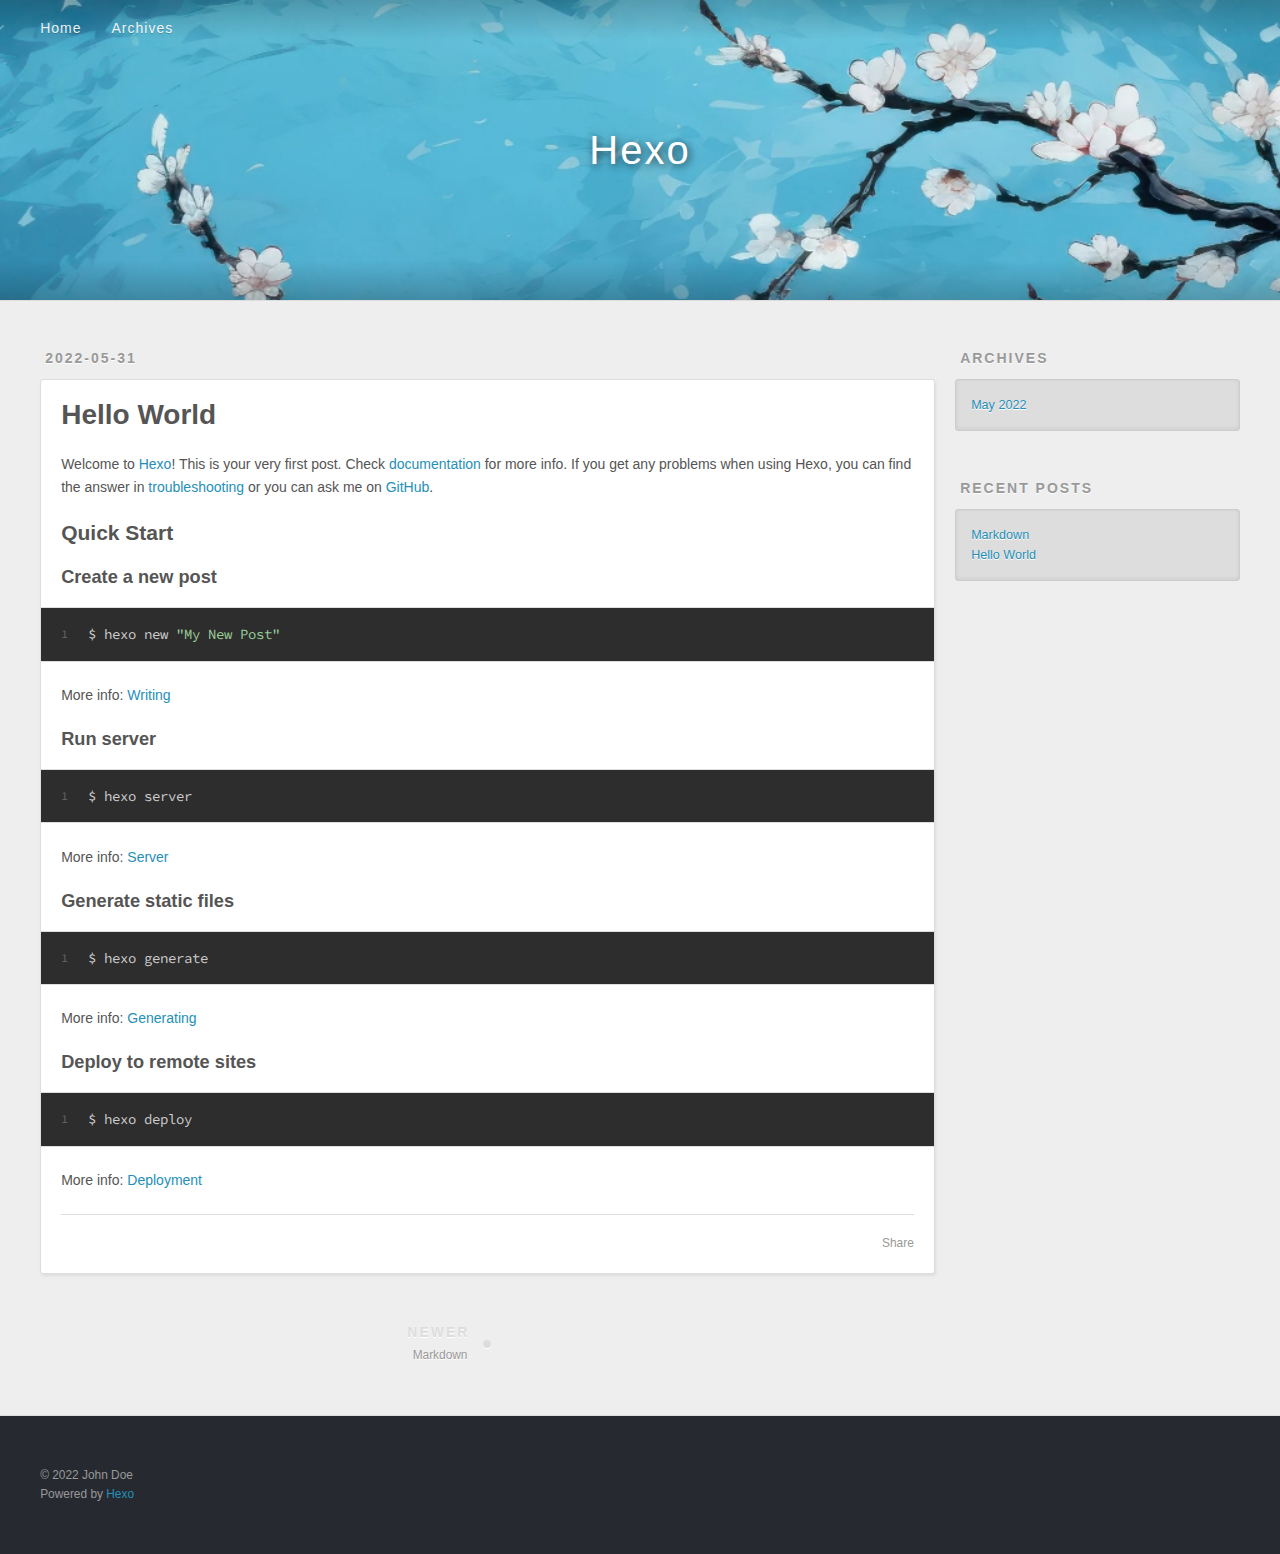
<file: 2022/05/31/hello-world/index.html>
<!DOCTYPE html>
<html>
<head>
  <meta charset="utf-8">
  

  
  <title>Hello World | Hexo</title>
  <meta name="viewport" content="width=device-width, initial-scale=1, maximum-scale=1">
  <meta name="description" content="Welcome to Hexo! This is your very first post. Check documentation for more info. If you get any problems when using Hexo, you can find the answer in troubleshooting or you can ask me on GitHub. Quick">
<meta property="og:type" content="article">
<meta property="og:title" content="Hello World">
<meta property="og:url" content="http://example.com/2022/05/31/hello-world/index.html">
<meta property="og:site_name" content="Hexo">
<meta property="og:description" content="Welcome to Hexo! This is your very first post. Check documentation for more info. If you get any problems when using Hexo, you can find the answer in troubleshooting or you can ask me on GitHub. Quick">
<meta property="og:locale" content="en_US">
<meta property="article:published_time" content="2022-05-31T09:21:59.427Z">
<meta property="article:modified_time" content="1985-10-26T08:15:00.000Z">
<meta property="article:author" content="John Doe">
<meta name="twitter:card" content="summary">
  
    <link rel="alternate" href="/atom.xml" title="Hexo" type="application/atom+xml">
  
  
    <link rel="icon" href="/favicon.png">
  
  
    <link href="//fonts.googleapis.com/css?family=Source+Code+Pro" rel="stylesheet" type="text/css">
  
  
<link rel="stylesheet" href="/css/style.css">

<meta name="generator" content="Hexo 5.4.2"></head>

<body>
  <div id="container">
    <div id="wrap">
      <header id="header">
  <div id="banner"></div>
  <div id="header-outer" class="outer">
    <div id="header-title" class="inner">
      <h1 id="logo-wrap">
        <a href="/" id="logo">Hexo</a>
      </h1>
      
    </div>
    <div id="header-inner" class="inner">
      <nav id="main-nav">
        <a id="main-nav-toggle" class="nav-icon"></a>
        
          <a class="main-nav-link" href="/">Home</a>
        
          <a class="main-nav-link" href="/archives">Archives</a>
        
      </nav>
      <nav id="sub-nav">
        
          <a id="nav-rss-link" class="nav-icon" href="/atom.xml" title="RSS Feed"></a>
        
        <a id="nav-search-btn" class="nav-icon" title="Search"></a>
      </nav>
      <div id="search-form-wrap">
        <form action="//google.com/search" method="get" accept-charset="UTF-8" class="search-form"><input type="search" name="q" class="search-form-input" placeholder="Search"><button type="submit" class="search-form-submit">&#xF002;</button><input type="hidden" name="sitesearch" value="http://example.com"></form>
      </div>
    </div>
  </div>
</header>
      <div class="outer">
        <section id="main"><article id="post-hello-world" class="article article-type-post" itemscope itemprop="blogPost">
  <div class="article-meta">
    <a href="/2022/05/31/hello-world/" class="article-date">
  <time datetime="2022-05-31T09:21:59.427Z" itemprop="datePublished">2022-05-31</time>
</a>
    
  </div>
  <div class="article-inner">
    
    
      <header class="article-header">
        
  
    <h1 class="article-title" itemprop="name">
      Hello World
    </h1>
  

      </header>
    
    <div class="article-entry" itemprop="articleBody">
      
        <p>Welcome to <a target="_blank" rel="noopener" href="https://hexo.io/">Hexo</a>! This is your very first post. Check <a target="_blank" rel="noopener" href="https://hexo.io/docs/">documentation</a> for more info. If you get any problems when using Hexo, you can find the answer in <a target="_blank" rel="noopener" href="https://hexo.io/docs/troubleshooting.html">troubleshooting</a> or you can ask me on <a target="_blank" rel="noopener" href="https://github.com/hexojs/hexo/issues">GitHub</a>.</p>
<h2 id="Quick-Start"><a href="#Quick-Start" class="headerlink" title="Quick Start"></a>Quick Start</h2><h3 id="Create-a-new-post"><a href="#Create-a-new-post" class="headerlink" title="Create a new post"></a>Create a new post</h3><figure class="highlight bash"><table><tr><td class="gutter"><pre><span class="line">1</span><br></pre></td><td class="code"><pre><span class="line">$ hexo new <span class="string">&quot;My New Post&quot;</span></span><br></pre></td></tr></table></figure>

<p>More info: <a target="_blank" rel="noopener" href="https://hexo.io/docs/writing.html">Writing</a></p>
<h3 id="Run-server"><a href="#Run-server" class="headerlink" title="Run server"></a>Run server</h3><figure class="highlight bash"><table><tr><td class="gutter"><pre><span class="line">1</span><br></pre></td><td class="code"><pre><span class="line">$ hexo server</span><br></pre></td></tr></table></figure>

<p>More info: <a target="_blank" rel="noopener" href="https://hexo.io/docs/server.html">Server</a></p>
<h3 id="Generate-static-files"><a href="#Generate-static-files" class="headerlink" title="Generate static files"></a>Generate static files</h3><figure class="highlight bash"><table><tr><td class="gutter"><pre><span class="line">1</span><br></pre></td><td class="code"><pre><span class="line">$ hexo generate</span><br></pre></td></tr></table></figure>

<p>More info: <a target="_blank" rel="noopener" href="https://hexo.io/docs/generating.html">Generating</a></p>
<h3 id="Deploy-to-remote-sites"><a href="#Deploy-to-remote-sites" class="headerlink" title="Deploy to remote sites"></a>Deploy to remote sites</h3><figure class="highlight bash"><table><tr><td class="gutter"><pre><span class="line">1</span><br></pre></td><td class="code"><pre><span class="line">$ hexo deploy</span><br></pre></td></tr></table></figure>

<p>More info: <a target="_blank" rel="noopener" href="https://hexo.io/docs/one-command-deployment.html">Deployment</a></p>

      
    </div>
    <footer class="article-footer">
      <a data-url="http://example.com/2022/05/31/hello-world/" data-id="cl3u0vb5x0000q0te55m5a57k" class="article-share-link">Share</a>
      
      
    </footer>
  </div>
  
    
<nav id="article-nav">
  
    <a href="/2022/05/31/Markdown/" id="article-nav-newer" class="article-nav-link-wrap">
      <strong class="article-nav-caption">Newer</strong>
      <div class="article-nav-title">
        
          Markdown
        
      </div>
    </a>
  
  
</nav>

  
</article>

</section>
        
          <aside id="sidebar">
  
    

  
    

  
    
  
    
  <div class="widget-wrap">
    <h3 class="widget-title">Archives</h3>
    <div class="widget">
      <ul class="archive-list"><li class="archive-list-item"><a class="archive-list-link" href="/archives/2022/05/">May 2022</a></li></ul>
    </div>
  </div>


  
    
  <div class="widget-wrap">
    <h3 class="widget-title">Recent Posts</h3>
    <div class="widget">
      <ul>
        
          <li>
            <a href="/2022/05/31/Markdown/">Markdown</a>
          </li>
        
          <li>
            <a href="/2022/05/31/hello-world/">Hello World</a>
          </li>
        
      </ul>
    </div>
  </div>

  
</aside>
        
      </div>
      <footer id="footer">
  
  <div class="outer">
    <div id="footer-info" class="inner">
      &copy; 2022 John Doe<br>
      Powered by <a href="http://hexo.io/" target="_blank">Hexo</a>
    </div>
  </div>
</footer>
    </div>
    <nav id="mobile-nav">
  
    <a href="/" class="mobile-nav-link">Home</a>
  
    <a href="/archives" class="mobile-nav-link">Archives</a>
  
</nav>
    

<script src="//ajax.googleapis.com/ajax/libs/jquery/2.0.3/jquery.min.js"></script>


  
<link rel="stylesheet" href="/fancybox/jquery.fancybox.css">

  
<script src="/fancybox/jquery.fancybox.pack.js"></script>




<script src="/js/script.js"></script>




  </div>
</body>
</html>
</file>
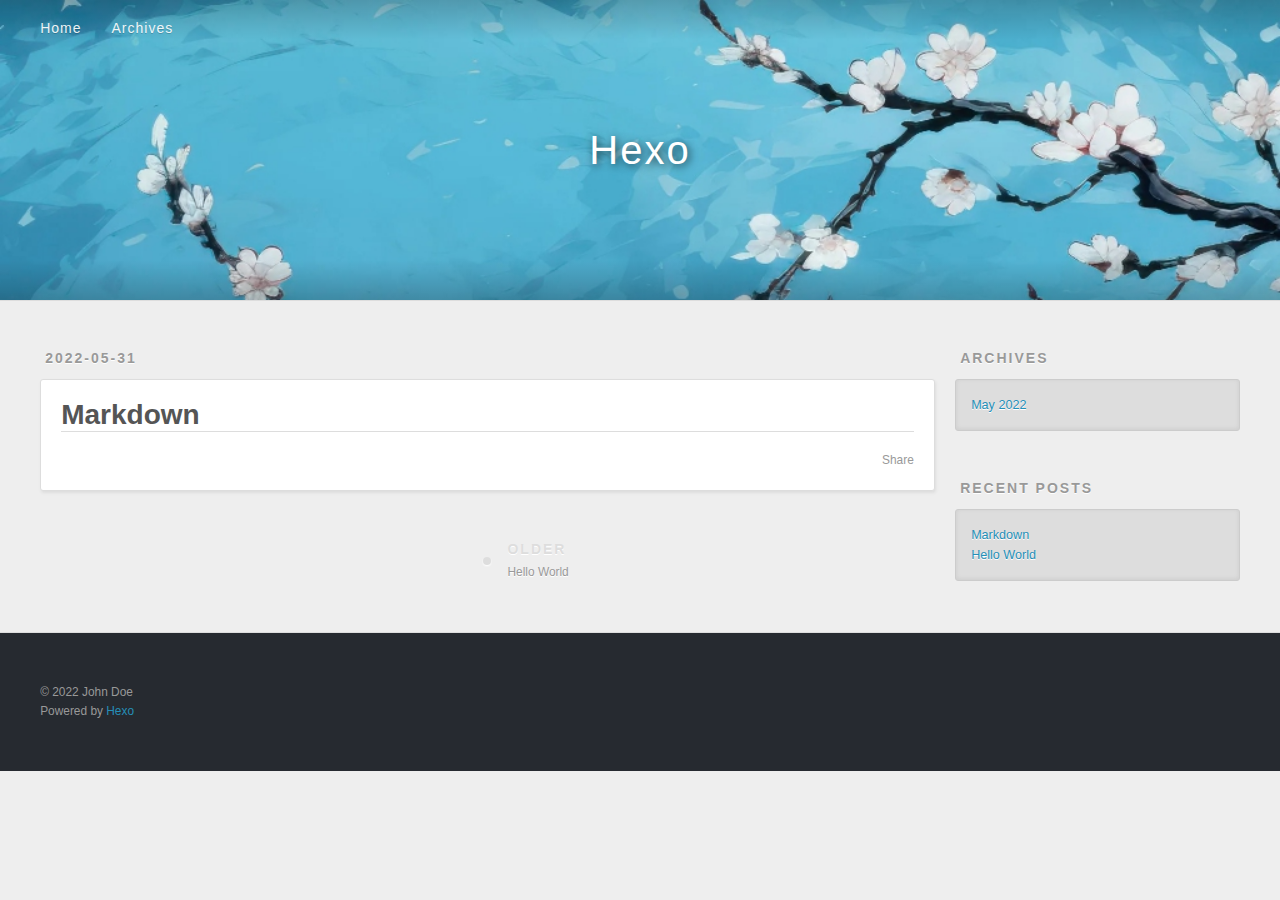
<file: 2022/05/31/Markdown/index.html>
<!DOCTYPE html>
<html>
<head>
  <meta charset="utf-8">
  

  
  <title>Markdown | Hexo</title>
  <meta name="viewport" content="width=device-width, initial-scale=1, maximum-scale=1">
  <meta property="og:type" content="article">
<meta property="og:title" content="Markdown">
<meta property="og:url" content="http://example.com/2022/05/31/Markdown/index.html">
<meta property="og:site_name" content="Hexo">
<meta property="og:locale" content="en_US">
<meta property="article:published_time" content="2022-05-31T10:30:16.000Z">
<meta property="article:modified_time" content="2022-05-31T10:30:16.851Z">
<meta property="article:author" content="John Doe">
<meta name="twitter:card" content="summary">
  
    <link rel="alternate" href="/atom.xml" title="Hexo" type="application/atom+xml">
  
  
    <link rel="icon" href="/favicon.png">
  
  
    <link href="//fonts.googleapis.com/css?family=Source+Code+Pro" rel="stylesheet" type="text/css">
  
  
<link rel="stylesheet" href="/css/style.css">

<meta name="generator" content="Hexo 5.4.2"></head>

<body>
  <div id="container">
    <div id="wrap">
      <header id="header">
  <div id="banner"></div>
  <div id="header-outer" class="outer">
    <div id="header-title" class="inner">
      <h1 id="logo-wrap">
        <a href="/" id="logo">Hexo</a>
      </h1>
      
    </div>
    <div id="header-inner" class="inner">
      <nav id="main-nav">
        <a id="main-nav-toggle" class="nav-icon"></a>
        
          <a class="main-nav-link" href="/">Home</a>
        
          <a class="main-nav-link" href="/archives">Archives</a>
        
      </nav>
      <nav id="sub-nav">
        
          <a id="nav-rss-link" class="nav-icon" href="/atom.xml" title="RSS Feed"></a>
        
        <a id="nav-search-btn" class="nav-icon" title="Search"></a>
      </nav>
      <div id="search-form-wrap">
        <form action="//google.com/search" method="get" accept-charset="UTF-8" class="search-form"><input type="search" name="q" class="search-form-input" placeholder="Search"><button type="submit" class="search-form-submit">&#xF002;</button><input type="hidden" name="sitesearch" value="http://example.com"></form>
      </div>
    </div>
  </div>
</header>
      <div class="outer">
        <section id="main"><article id="post-Markdown" class="article article-type-post" itemscope itemprop="blogPost">
  <div class="article-meta">
    <a href="/2022/05/31/Markdown/" class="article-date">
  <time datetime="2022-05-31T10:30:16.000Z" itemprop="datePublished">2022-05-31</time>
</a>
    
  </div>
  <div class="article-inner">
    
    
      <header class="article-header">
        
  
    <h1 class="article-title" itemprop="name">
      Markdown
    </h1>
  

      </header>
    
    <div class="article-entry" itemprop="articleBody">
      
        
      
    </div>
    <footer class="article-footer">
      <a data-url="http://example.com/2022/05/31/Markdown/" data-id="cl3u0vb670001q0tehpt02tgm" class="article-share-link">Share</a>
      
      
    </footer>
  </div>
  
    
<nav id="article-nav">
  
  
    <a href="/2022/05/31/hello-world/" id="article-nav-older" class="article-nav-link-wrap">
      <strong class="article-nav-caption">Older</strong>
      <div class="article-nav-title">Hello World</div>
    </a>
  
</nav>

  
</article>

</section>
        
          <aside id="sidebar">
  
    

  
    

  
    
  
    
  <div class="widget-wrap">
    <h3 class="widget-title">Archives</h3>
    <div class="widget">
      <ul class="archive-list"><li class="archive-list-item"><a class="archive-list-link" href="/archives/2022/05/">May 2022</a></li></ul>
    </div>
  </div>


  
    
  <div class="widget-wrap">
    <h3 class="widget-title">Recent Posts</h3>
    <div class="widget">
      <ul>
        
          <li>
            <a href="/2022/05/31/Markdown/">Markdown</a>
          </li>
        
          <li>
            <a href="/2022/05/31/hello-world/">Hello World</a>
          </li>
        
      </ul>
    </div>
  </div>

  
</aside>
        
      </div>
      <footer id="footer">
  
  <div class="outer">
    <div id="footer-info" class="inner">
      &copy; 2022 John Doe<br>
      Powered by <a href="http://hexo.io/" target="_blank">Hexo</a>
    </div>
  </div>
</footer>
    </div>
    <nav id="mobile-nav">
  
    <a href="/" class="mobile-nav-link">Home</a>
  
    <a href="/archives" class="mobile-nav-link">Archives</a>
  
</nav>
    

<script src="//ajax.googleapis.com/ajax/libs/jquery/2.0.3/jquery.min.js"></script>


  
<link rel="stylesheet" href="/fancybox/jquery.fancybox.css">

  
<script src="/fancybox/jquery.fancybox.pack.js"></script>




<script src="/js/script.js"></script>




  </div>
</body>
</html>
</file>
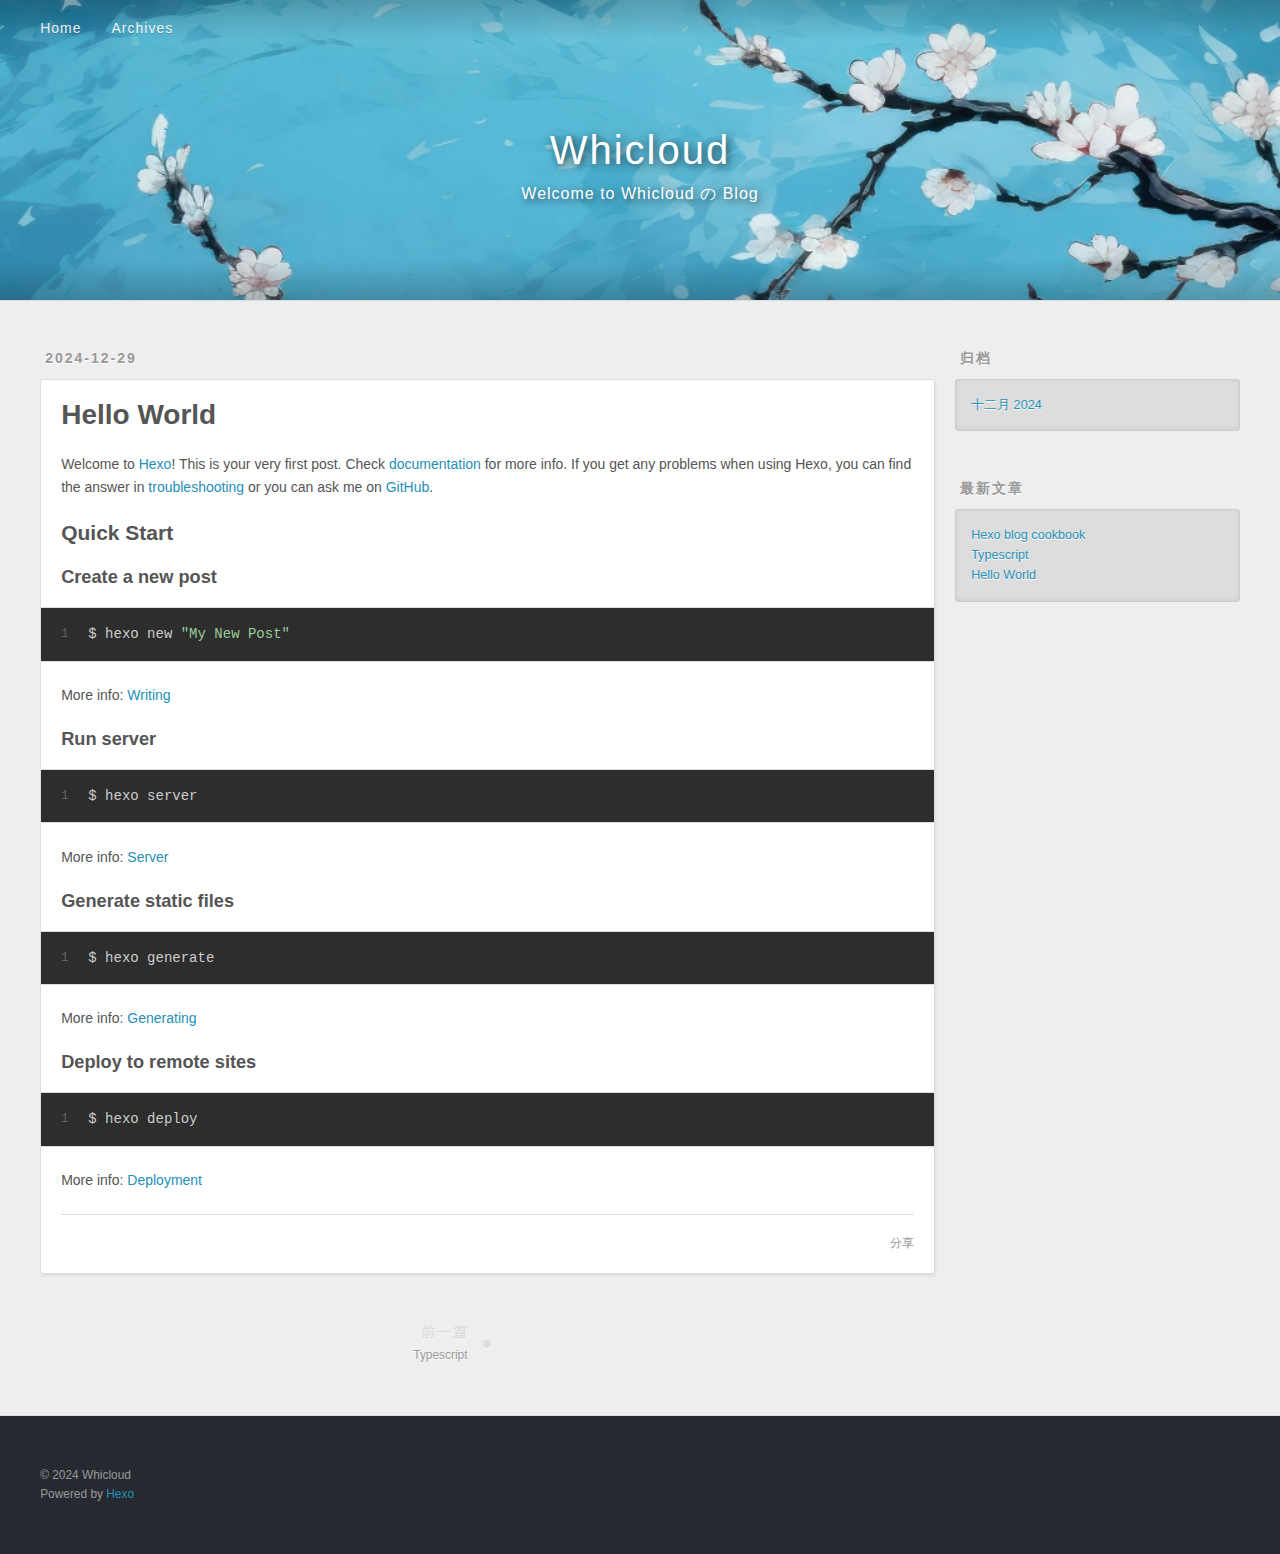
<file: 2024/12/29/hello-world/index.html>
<!DOCTYPE html>
<html>
<head>
  <meta charset="utf-8">
  
  
  <title>Hello World | Whicloud</title>
  <meta name="viewport" content="width=device-width, initial-scale=1, shrink-to-fit=no">
  <meta name="description" content="Welcome to Hexo! This is your very first post. Check documentation for more info. If you get any problems when using Hexo, you can find the answer in troubleshooting or you can ask me on GitHub. Quick">
<meta property="og:type" content="article">
<meta property="og:title" content="Hello World">
<meta property="og:url" content="http://whicloud.github.io/2024/12/29/hello-world/index.html">
<meta property="og:site_name" content="Whicloud">
<meta property="og:description" content="Welcome to Hexo! This is your very first post. Check documentation for more info. If you get any problems when using Hexo, you can find the answer in troubleshooting or you can ask me on GitHub. Quick">
<meta property="og:locale" content="zh_CN">
<meta property="article:published_time" content="2024-12-29T03:14:44.435Z">
<meta property="article:modified_time" content="2024-12-29T03:14:44.435Z">
<meta property="article:author" content="Whicloud">
<meta name="twitter:card" content="summary">
  
    <link rel="alternate" href="/atom.xml" title="Whicloud" type="application/atom+xml">
  
  
    <link rel="shortcut icon" href="/favicon.png">
  
  
  
<link rel="stylesheet" href="/css/style.css">

  
    
<link rel="stylesheet" href="/fancybox/jquery.fancybox.min.css">

  
  
<meta name="generator" content="Hexo 7.3.0"></head>

<body>
  <div id="container">
    <div id="wrap">
      <header id="header">
  <div id="banner"></div>
  <div id="header-outer" class="outer">
    <div id="header-title" class="inner">
      <h1 id="logo-wrap">
        <a href="/" id="logo">Whicloud</a>
      </h1>
      
        <h2 id="subtitle-wrap">
          <a href="/" id="subtitle">Welcome to Whicloud の Blog</a>
        </h2>
      
    </div>
    <div id="header-inner" class="inner">
      <nav id="main-nav">
        <a id="main-nav-toggle" class="nav-icon"><span class="fa fa-bars"></span></a>
        
          <a class="main-nav-link" href="/">Home</a>
        
          <a class="main-nav-link" href="/archives">Archives</a>
        
      </nav>
      <nav id="sub-nav">
        
        
          <a class="nav-icon" href="/atom.xml" title="RSS 订阅"><span class="fa fa-rss"></span></a>
        
        <a class="nav-icon nav-search-btn" title="搜索"><span class="fa fa-search"></span></a>
      </nav>
      <div id="search-form-wrap">
        <form action="//google.com/search" method="get" accept-charset="UTF-8" class="search-form"><input type="search" name="q" class="search-form-input" placeholder="搜索"><button type="submit" class="search-form-submit">&#xF002;</button><input type="hidden" name="sitesearch" value="http://whicloud.github.io"></form>
      </div>
    </div>
  </div>
</header>

      <div class="outer">
        <section id="main"><article id="post-hello-world" class="h-entry article article-type-post" itemprop="blogPost" itemscope itemtype="https://schema.org/BlogPosting">
  <div class="article-meta">
    <a href="/2024/12/29/hello-world/" class="article-date">
  <time class="dt-published" datetime="2024-12-29T03:14:44.435Z" itemprop="datePublished">2024-12-29</time>
</a>
    
  </div>
  <div class="article-inner">
    
    
      <header class="article-header">
        
  
    <h1 class="p-name article-title" itemprop="headline name">
      Hello World
    </h1>
  

      </header>
    
    <div class="e-content article-entry" itemprop="articleBody">
      
        <p>Welcome to <a target="_blank" rel="noopener" href="https://hexo.io/">Hexo</a>! This is your very first post. Check <a target="_blank" rel="noopener" href="https://hexo.io/docs/">documentation</a> for more info. If you get any problems when using Hexo, you can find the answer in <a target="_blank" rel="noopener" href="https://hexo.io/docs/troubleshooting.html">troubleshooting</a> or you can ask me on <a target="_blank" rel="noopener" href="https://github.com/hexojs/hexo/issues">GitHub</a>.</p>
<h2 id="Quick-Start"><a href="#Quick-Start" class="headerlink" title="Quick Start"></a>Quick Start</h2><h3 id="Create-a-new-post"><a href="#Create-a-new-post" class="headerlink" title="Create a new post"></a>Create a new post</h3><figure class="highlight bash"><table><tr><td class="gutter"><pre><span class="line">1</span><br></pre></td><td class="code"><pre><span class="line">$ hexo new <span class="string">&quot;My New Post&quot;</span></span><br></pre></td></tr></table></figure>

<p>More info: <a target="_blank" rel="noopener" href="https://hexo.io/docs/writing.html">Writing</a></p>
<h3 id="Run-server"><a href="#Run-server" class="headerlink" title="Run server"></a>Run server</h3><figure class="highlight bash"><table><tr><td class="gutter"><pre><span class="line">1</span><br></pre></td><td class="code"><pre><span class="line">$ hexo server</span><br></pre></td></tr></table></figure>

<p>More info: <a target="_blank" rel="noopener" href="https://hexo.io/docs/server.html">Server</a></p>
<h3 id="Generate-static-files"><a href="#Generate-static-files" class="headerlink" title="Generate static files"></a>Generate static files</h3><figure class="highlight bash"><table><tr><td class="gutter"><pre><span class="line">1</span><br></pre></td><td class="code"><pre><span class="line">$ hexo generate</span><br></pre></td></tr></table></figure>

<p>More info: <a target="_blank" rel="noopener" href="https://hexo.io/docs/generating.html">Generating</a></p>
<h3 id="Deploy-to-remote-sites"><a href="#Deploy-to-remote-sites" class="headerlink" title="Deploy to remote sites"></a>Deploy to remote sites</h3><figure class="highlight bash"><table><tr><td class="gutter"><pre><span class="line">1</span><br></pre></td><td class="code"><pre><span class="line">$ hexo deploy</span><br></pre></td></tr></table></figure>

<p>More info: <a target="_blank" rel="noopener" href="https://hexo.io/docs/one-command-deployment.html">Deployment</a></p>

      
    </div>
    <footer class="article-footer">
      <a data-url="http://whicloud.github.io/2024/12/29/hello-world/" data-id="cm592kyqw0000pouh2gmecwxp" data-title="Hello World" class="article-share-link"><span class="fa fa-share">分享</span></a>
      
      
      
    </footer>
  </div>
  
    
<nav id="article-nav">
  
    <a href="/2024/12/29/Typescript/" id="article-nav-newer" class="article-nav-link-wrap">
      <strong class="article-nav-caption">前一篇</strong>
      <div class="article-nav-title">
        
          Typescript
        
      </div>
    </a>
  
  
</nav>

  
</article>


</section>
        
          <aside id="sidebar">
  
    

  
    

  
    
  
    
  <div class="widget-wrap">
    <h3 class="widget-title">归档</h3>
    <div class="widget">
      <ul class="archive-list"><li class="archive-list-item"><a class="archive-list-link" href="/archives/2024/12/">十二月 2024</a></li></ul>
    </div>
  </div>


  
    
  <div class="widget-wrap">
    <h3 class="widget-title">最新文章</h3>
    <div class="widget">
      <ul>
        
          <li>
            <a href="/2024/12/29/Hexo-blog-cookbook/">Hexo blog cookbook</a>
          </li>
        
          <li>
            <a href="/2024/12/29/Typescript/">Typescript</a>
          </li>
        
          <li>
            <a href="/2024/12/29/hello-world/">Hello World</a>
          </li>
        
      </ul>
    </div>
  </div>

  
</aside>
        
      </div>
      <footer id="footer">
  
  <div class="outer">
    <div id="footer-info" class="inner">
      
      &copy; 2024 Whicloud<br>
      Powered by <a href="https://hexo.io/" target="_blank">Hexo</a>
    </div>
  </div>
</footer>

    </div>
    <nav id="mobile-nav">
  
    <a href="/" class="mobile-nav-link">Home</a>
  
    <a href="/archives" class="mobile-nav-link">Archives</a>
  
</nav>
    


<script src="/js/jquery-3.6.4.min.js"></script>



  
<script src="/fancybox/jquery.fancybox.min.js"></script>




<script src="/js/script.js"></script>





  </div>
</body>
</html>
</file>
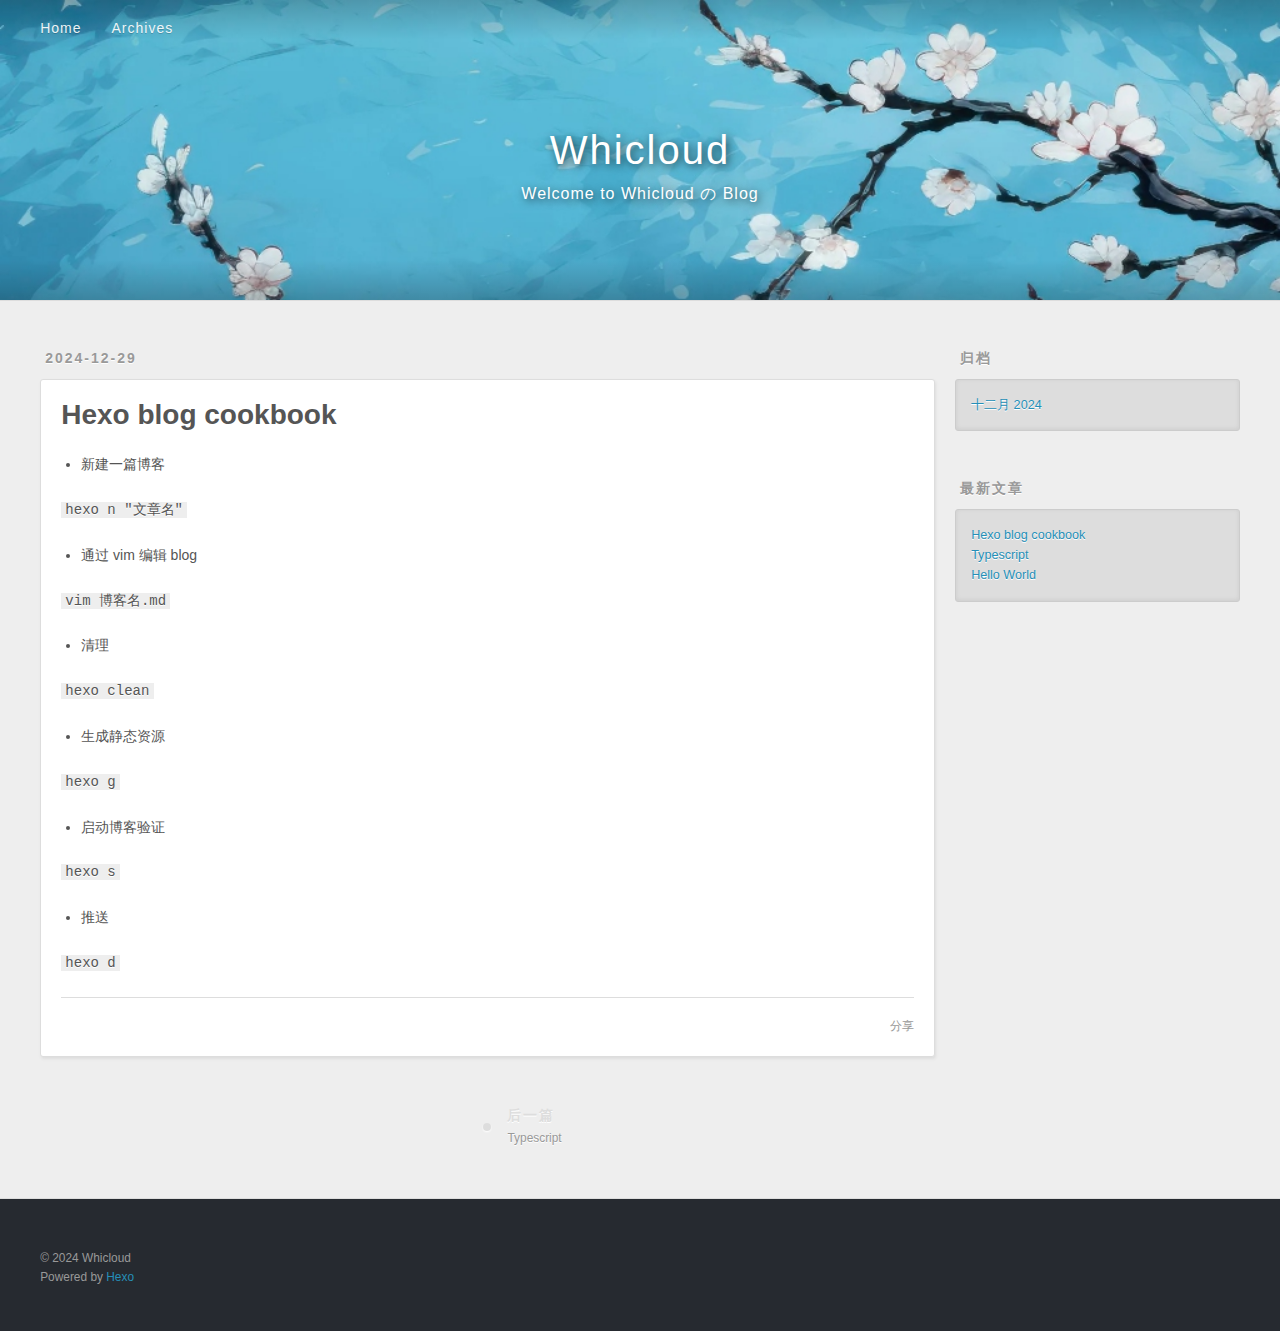
<file: 2024/12/29/Hexo-blog-cookbook/index.html>
<!DOCTYPE html>
<html>
<head>
  <meta charset="utf-8">
  
  
  <title>Hexo blog cookbook | Whicloud</title>
  <meta name="viewport" content="width=device-width, initial-scale=1, shrink-to-fit=no">
  <meta name="description" content="新建一篇博客   hexo n &quot;文章名&quot;  通过 vim 编辑 blog  vim 博客名.md  清理  hexo clean  生成静态资源  hexo g  启动博客验证  hexo s  推送  hexo d">
<meta property="og:type" content="article">
<meta property="og:title" content="Hexo blog cookbook">
<meta property="og:url" content="http://whicloud.github.io/2024/12/29/Hexo-blog-cookbook/index.html">
<meta property="og:site_name" content="Whicloud">
<meta property="og:description" content="新建一篇博客   hexo n &quot;文章名&quot;  通过 vim 编辑 blog  vim 博客名.md  清理  hexo clean  生成静态资源  hexo g  启动博客验证  hexo s  推送  hexo d">
<meta property="og:locale" content="zh_CN">
<meta property="article:published_time" content="2024-12-29T04:04:49.000Z">
<meta property="article:modified_time" content="2024-12-29T04:22:08.671Z">
<meta property="article:author" content="Whicloud">
<meta name="twitter:card" content="summary">
  
    <link rel="alternate" href="/atom.xml" title="Whicloud" type="application/atom+xml">
  
  
    <link rel="shortcut icon" href="/favicon.png">
  
  
  
<link rel="stylesheet" href="/css/style.css">

  
    
<link rel="stylesheet" href="/fancybox/jquery.fancybox.min.css">

  
  
<meta name="generator" content="Hexo 7.3.0"></head>

<body>
  <div id="container">
    <div id="wrap">
      <header id="header">
  <div id="banner"></div>
  <div id="header-outer" class="outer">
    <div id="header-title" class="inner">
      <h1 id="logo-wrap">
        <a href="/" id="logo">Whicloud</a>
      </h1>
      
        <h2 id="subtitle-wrap">
          <a href="/" id="subtitle">Welcome to Whicloud の Blog</a>
        </h2>
      
    </div>
    <div id="header-inner" class="inner">
      <nav id="main-nav">
        <a id="main-nav-toggle" class="nav-icon"><span class="fa fa-bars"></span></a>
        
          <a class="main-nav-link" href="/">Home</a>
        
          <a class="main-nav-link" href="/archives">Archives</a>
        
      </nav>
      <nav id="sub-nav">
        
        
          <a class="nav-icon" href="/atom.xml" title="RSS 订阅"><span class="fa fa-rss"></span></a>
        
        <a class="nav-icon nav-search-btn" title="搜索"><span class="fa fa-search"></span></a>
      </nav>
      <div id="search-form-wrap">
        <form action="//google.com/search" method="get" accept-charset="UTF-8" class="search-form"><input type="search" name="q" class="search-form-input" placeholder="搜索"><button type="submit" class="search-form-submit">&#xF002;</button><input type="hidden" name="sitesearch" value="http://whicloud.github.io"></form>
      </div>
    </div>
  </div>
</header>

      <div class="outer">
        <section id="main"><article id="post-Hexo-blog-cookbook" class="h-entry article article-type-post" itemprop="blogPost" itemscope itemtype="https://schema.org/BlogPosting">
  <div class="article-meta">
    <a href="/2024/12/29/Hexo-blog-cookbook/" class="article-date">
  <time class="dt-published" datetime="2024-12-29T04:04:49.000Z" itemprop="datePublished">2024-12-29</time>
</a>
    
  </div>
  <div class="article-inner">
    
    
      <header class="article-header">
        
  
    <h1 class="p-name article-title" itemprop="headline name">
      Hexo blog cookbook
    </h1>
  

      </header>
    
    <div class="e-content article-entry" itemprop="articleBody">
      
        <ul>
<li>新建一篇博客</li>
</ul>
<p><code> hexo n &quot;文章名&quot;</code></p>
<ul>
<li>通过 vim 编辑 blog</li>
</ul>
<p><code>vim 博客名.md</code></p>
<ul>
<li>清理</li>
</ul>
<p><code>hexo clean</code></p>
<ul>
<li>生成静态资源</li>
</ul>
<p><code>hexo g</code></p>
<ul>
<li>启动博客验证</li>
</ul>
<p><code>hexo s</code></p>
<ul>
<li>推送</li>
</ul>
<p><code>hexo d</code></p>

      
    </div>
    <footer class="article-footer">
      <a data-url="http://whicloud.github.io/2024/12/29/Hexo-blog-cookbook/" data-id="cm59379620000ocuhgy793ga4" data-title="Hexo blog cookbook" class="article-share-link"><span class="fa fa-share">分享</span></a>
      
      
      
    </footer>
  </div>
  
    
<nav id="article-nav">
  
  
    <a href="/2024/12/29/Typescript/" id="article-nav-older" class="article-nav-link-wrap">
      <strong class="article-nav-caption">后一篇</strong>
      <div class="article-nav-title">Typescript</div>
    </a>
  
</nav>

  
</article>


</section>
        
          <aside id="sidebar">
  
    

  
    

  
    
  
    
  <div class="widget-wrap">
    <h3 class="widget-title">归档</h3>
    <div class="widget">
      <ul class="archive-list"><li class="archive-list-item"><a class="archive-list-link" href="/archives/2024/12/">十二月 2024</a></li></ul>
    </div>
  </div>


  
    
  <div class="widget-wrap">
    <h3 class="widget-title">最新文章</h3>
    <div class="widget">
      <ul>
        
          <li>
            <a href="/2024/12/29/Hexo-blog-cookbook/">Hexo blog cookbook</a>
          </li>
        
          <li>
            <a href="/2024/12/29/Typescript/">Typescript</a>
          </li>
        
          <li>
            <a href="/2024/12/29/hello-world/">Hello World</a>
          </li>
        
      </ul>
    </div>
  </div>

  
</aside>
        
      </div>
      <footer id="footer">
  
  <div class="outer">
    <div id="footer-info" class="inner">
      
      &copy; 2024 Whicloud<br>
      Powered by <a href="https://hexo.io/" target="_blank">Hexo</a>
    </div>
  </div>
</footer>

    </div>
    <nav id="mobile-nav">
  
    <a href="/" class="mobile-nav-link">Home</a>
  
    <a href="/archives" class="mobile-nav-link">Archives</a>
  
</nav>
    


<script src="/js/jquery-3.6.4.min.js"></script>



  
<script src="/fancybox/jquery.fancybox.min.js"></script>




<script src="/js/script.js"></script>





  </div>
</body>
</html>
</file>
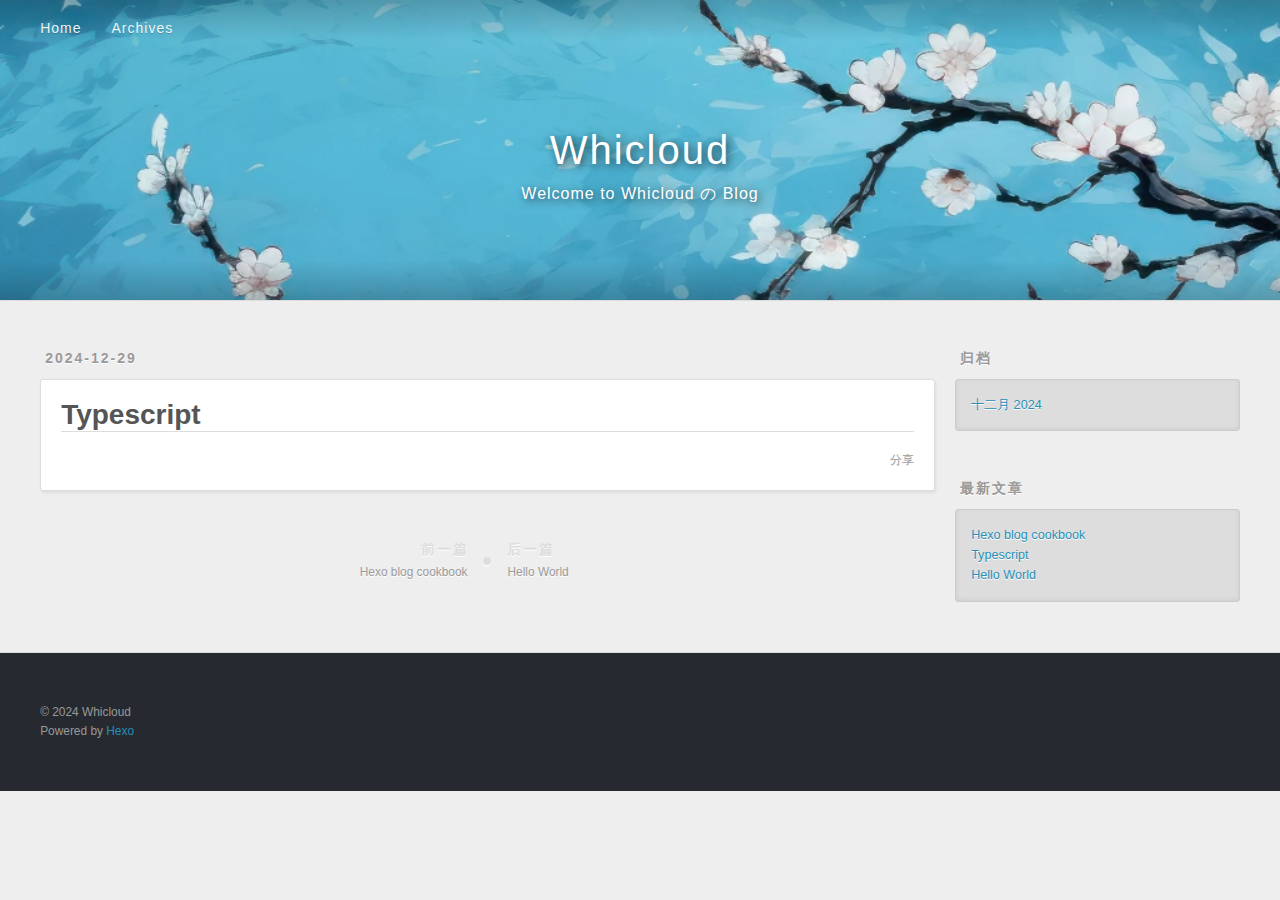
<file: 2024/12/29/Typescript/index.html>
<!DOCTYPE html>
<html>
<head>
  <meta charset="utf-8">
  
  
  <title>Typescript | Whicloud</title>
  <meta name="viewport" content="width=device-width, initial-scale=1, shrink-to-fit=no">
  <meta property="og:type" content="article">
<meta property="og:title" content="Typescript">
<meta property="og:url" content="http://whicloud.github.io/2024/12/29/Typescript/index.html">
<meta property="og:site_name" content="Whicloud">
<meta property="og:locale" content="zh_CN">
<meta property="article:published_time" content="2024-12-29T04:01:37.000Z">
<meta property="article:modified_time" content="2024-12-29T04:01:37.285Z">
<meta property="article:author" content="Whicloud">
<meta name="twitter:card" content="summary">
  
    <link rel="alternate" href="/atom.xml" title="Whicloud" type="application/atom+xml">
  
  
    <link rel="shortcut icon" href="/favicon.png">
  
  
  
<link rel="stylesheet" href="/css/style.css">

  
    
<link rel="stylesheet" href="/fancybox/jquery.fancybox.min.css">

  
  
<meta name="generator" content="Hexo 7.3.0"></head>

<body>
  <div id="container">
    <div id="wrap">
      <header id="header">
  <div id="banner"></div>
  <div id="header-outer" class="outer">
    <div id="header-title" class="inner">
      <h1 id="logo-wrap">
        <a href="/" id="logo">Whicloud</a>
      </h1>
      
        <h2 id="subtitle-wrap">
          <a href="/" id="subtitle">Welcome to Whicloud の Blog</a>
        </h2>
      
    </div>
    <div id="header-inner" class="inner">
      <nav id="main-nav">
        <a id="main-nav-toggle" class="nav-icon"><span class="fa fa-bars"></span></a>
        
          <a class="main-nav-link" href="/">Home</a>
        
          <a class="main-nav-link" href="/archives">Archives</a>
        
      </nav>
      <nav id="sub-nav">
        
        
          <a class="nav-icon" href="/atom.xml" title="RSS 订阅"><span class="fa fa-rss"></span></a>
        
        <a class="nav-icon nav-search-btn" title="搜索"><span class="fa fa-search"></span></a>
      </nav>
      <div id="search-form-wrap">
        <form action="//google.com/search" method="get" accept-charset="UTF-8" class="search-form"><input type="search" name="q" class="search-form-input" placeholder="搜索"><button type="submit" class="search-form-submit">&#xF002;</button><input type="hidden" name="sitesearch" value="http://whicloud.github.io"></form>
      </div>
    </div>
  </div>
</header>

      <div class="outer">
        <section id="main"><article id="post-Typescript" class="h-entry article article-type-post" itemprop="blogPost" itemscope itemtype="https://schema.org/BlogPosting">
  <div class="article-meta">
    <a href="/2024/12/29/Typescript/" class="article-date">
  <time class="dt-published" datetime="2024-12-29T04:01:37.000Z" itemprop="datePublished">2024-12-29</time>
</a>
    
  </div>
  <div class="article-inner">
    
    
      <header class="article-header">
        
  
    <h1 class="p-name article-title" itemprop="headline name">
      Typescript
    </h1>
  

      </header>
    
    <div class="e-content article-entry" itemprop="articleBody">
      
        
      
    </div>
    <footer class="article-footer">
      <a data-url="http://whicloud.github.io/2024/12/29/Typescript/" data-id="cm593364c0000awuh6huce135" data-title="Typescript" class="article-share-link"><span class="fa fa-share">分享</span></a>
      
      
      
    </footer>
  </div>
  
    
<nav id="article-nav">
  
    <a href="/2024/12/29/Hexo-blog-cookbook/" id="article-nav-newer" class="article-nav-link-wrap">
      <strong class="article-nav-caption">前一篇</strong>
      <div class="article-nav-title">
        
          Hexo blog cookbook
        
      </div>
    </a>
  
  
    <a href="/2024/12/29/hello-world/" id="article-nav-older" class="article-nav-link-wrap">
      <strong class="article-nav-caption">后一篇</strong>
      <div class="article-nav-title">Hello World</div>
    </a>
  
</nav>

  
</article>


</section>
        
          <aside id="sidebar">
  
    

  
    

  
    
  
    
  <div class="widget-wrap">
    <h3 class="widget-title">归档</h3>
    <div class="widget">
      <ul class="archive-list"><li class="archive-list-item"><a class="archive-list-link" href="/archives/2024/12/">十二月 2024</a></li></ul>
    </div>
  </div>


  
    
  <div class="widget-wrap">
    <h3 class="widget-title">最新文章</h3>
    <div class="widget">
      <ul>
        
          <li>
            <a href="/2024/12/29/Hexo-blog-cookbook/">Hexo blog cookbook</a>
          </li>
        
          <li>
            <a href="/2024/12/29/Typescript/">Typescript</a>
          </li>
        
          <li>
            <a href="/2024/12/29/hello-world/">Hello World</a>
          </li>
        
      </ul>
    </div>
  </div>

  
</aside>
        
      </div>
      <footer id="footer">
  
  <div class="outer">
    <div id="footer-info" class="inner">
      
      &copy; 2024 Whicloud<br>
      Powered by <a href="https://hexo.io/" target="_blank">Hexo</a>
    </div>
  </div>
</footer>

    </div>
    <nav id="mobile-nav">
  
    <a href="/" class="mobile-nav-link">Home</a>
  
    <a href="/archives" class="mobile-nav-link">Archives</a>
  
</nav>
    


<script src="/js/jquery-3.6.4.min.js"></script>



  
<script src="/fancybox/jquery.fancybox.min.js"></script>




<script src="/js/script.js"></script>





  </div>
</body>
</html>
</file>
<file: css/style.css>
body {
  width: 100%;
}
body:before,
body:after {
  content: "";
  display: table;
}
body:after {
  clear: both;
}
html,
body,
div,
span,
applet,
object,
iframe,
h1,
h2,
h3,
h4,
h5,
h6,
p,
blockquote,
pre,
a,
abbr,
acronym,
address,
big,
cite,
code,
del,
dfn,
em,
img,
ins,
kbd,
q,
s,
samp,
small,
strike,
strong,
sub,
sup,
tt,
var,
dl,
dt,
dd,
ol,
ul,
li,
fieldset,
form,
label,
legend,
table,
caption,
tbody,
tfoot,
thead,
tr,
th,
td {
  margin: 0;
  padding: 0;
  border: 0;
  outline: 0;
  font-weight: inherit;
  font-style: inherit;
  font-family: inherit;
  font-size: 100%;
  vertical-align: baseline;
}
body {
  line-height: 1;
  color: #000;
  background: #fff;
}
ol,
ul {
  list-style: none;
}
table {
  border-collapse: separate;
  border-spacing: 0;
  vertical-align: middle;
}
caption,
th,
td {
  text-align: left;
  font-weight: normal;
  vertical-align: middle;
}
a img {
  border: none;
}
input,
button {
  margin: 0;
  padding: 0;
}
input::-moz-focus-inner,
button::-moz-focus-inner {
  border: 0;
  padding: 0;
}
html,
body,
#container {
  height: 100%;
}
body {
  background: #eee;
  font: 14px -apple-system, BlinkMacSystemFont, "Segoe UI", "Roboto", "Oxygen", "Ubuntu", "Cantarell", "Fira Sans", "Droid Sans", "Helvetica Neue", sans-serif;
  -webkit-text-size-adjust: 100%;
}
.outer {
  max-width: 1220px;
  margin: 0 auto;
  padding: 0 20px;
}
.outer:before,
.outer:after {
  content: "";
  display: table;
}
.outer:after {
  clear: both;
}
.inner {
  display: inline;
  float: left;
  width: 98.33333333333333%;
  margin: 0 0.833333333333333%;
}
.left,
.alignleft {
  float: left;
}
.right,
.alignright {
  float: right;
}
.clear {
  clear: both;
}
#container {
  position: relative;
}
.mobile-nav-on {
  overflow: hidden;
}
#wrap {
  height: 100%;
  width: 100%;
  position: absolute;
  top: 0;
  left: 0;
  -webkit-transition: 0.2s ease-out;
  -moz-transition: 0.2s ease-out;
  -ms-transition: 0.2s ease-out;
  transition: 0.2s ease-out;
  z-index: 1;
  background: #eee;
}
.mobile-nav-on #wrap {
  left: 280px;
}
@media screen and (min-width: 768px) {
  #main {
    display: inline;
    float: left;
    width: 73.33333333333333%;
    margin: 0 0.833333333333333%;
  }
}
.article-date,
.article-category-link,
.archive-year,
.widget-title {
  text-decoration: none;
  text-transform: uppercase;
  letter-spacing: 2px;
  color: #999;
  margin-bottom: 1em;
  margin-left: 5px;
  line-height: 1em;
  text-shadow: 0 1px #fff;
  font-weight: bold;
}
.article-inner,
.archive-article-inner {
  background: #fff;
  -webkit-box-shadow: 1px 2px 3px #ddd;
  box-shadow: 1px 2px 3px #ddd;
  border: 1px solid #ddd;
  border-radius: 3px;
}
.article-entry h1,
.widget h1 {
  font-size: 2em;
}
.article-entry h2,
.widget h2 {
  font-size: 1.5em;
}
.article-entry h3,
.widget h3 {
  font-size: 1.3em;
}
.article-entry h4,
.widget h4 {
  font-size: 1.2em;
}
.article-entry h5,
.widget h5 {
  font-size: 1em;
}
.article-entry h6,
.widget h6 {
  font-size: 1em;
  color: #999;
}
.article-entry hr,
.widget hr {
  border: 1px dashed #ddd;
}
.article-entry strong,
.widget strong {
  font-weight: bold;
}
.article-entry em,
.widget em,
.article-entry cite,
.widget cite {
  font-style: italic;
}
.article-entry sup,
.widget sup,
.article-entry sub,
.widget sub {
  font-size: 0.75em;
  line-height: 0;
  position: relative;
  vertical-align: baseline;
}
.article-entry sup,
.widget sup {
  top: -0.5em;
}
.article-entry sub,
.widget sub {
  bottom: -0.2em;
}
.article-entry small,
.widget small {
  font-size: 0.85em;
}
.article-entry acronym,
.widget acronym,
.article-entry abbr,
.widget abbr {
  border-bottom: 1px dotted;
}
.article-entry ul,
.widget ul,
.article-entry ol,
.widget ol,
.article-entry dl,
.widget dl {
  margin: 0 20px;
  line-height: 1.6em;
}
.article-entry ul ul,
.widget ul ul,
.article-entry ol ul,
.widget ol ul,
.article-entry ul ol,
.widget ul ol,
.article-entry ol ol,
.widget ol ol {
  margin-top: 0;
  margin-bottom: 0;
}
.article-entry ul,
.widget ul {
  list-style: disc;
}
.article-entry ol,
.widget ol {
  list-style: decimal;
}
.article-entry dt,
.widget dt {
  font-weight: bold;
}
#header {
  height: 300px;
  position: relative;
  border-bottom: 1px solid #ddd;
}
#header:before,
#header:after {
  content: "";
  position: absolute;
  left: 0;
  right: 0;
  height: 40px;
}
#header:before {
  top: 0;
  background: -webkit-linear-gradient(rgba(0,0,0,0.2), transparent);
  background: -moz-linear-gradient(rgba(0,0,0,0.2), transparent);
  background: -ms-linear-gradient(rgba(0,0,0,0.2), transparent);
  background: linear-gradient(rgba(0,0,0,0.2), transparent);
}
#header:after {
  bottom: 0;
  background: -webkit-linear-gradient(transparent, rgba(0,0,0,0.2));
  background: -moz-linear-gradient(transparent, rgba(0,0,0,0.2));
  background: -ms-linear-gradient(transparent, rgba(0,0,0,0.2));
  background: linear-gradient(transparent, rgba(0,0,0,0.2));
}
#header-outer {
  height: 100%;
  position: relative;
}
#header-inner {
  position: relative;
  overflow: hidden;
}
#banner {
  position: absolute;
  top: 0;
  left: 0;
  width: 100%;
  height: 100%;
  background: url("images/preview.jpg") top center #000;
  background-size: cover;
  z-index: -1;
}
#header-title {
  text-align: center;
  height: 40px;
  position: absolute;
  top: 50%;
  left: 0;
  margin-top: -20px;
}
#logo,
#subtitle {
  text-decoration: none;
  color: #fff;
  font-weight: 300;
  text-shadow: 2px 2px 8px rgba(0,0,0,0.7);
}
#logo {
  font-size: 40px;
  line-height: 40px;
  letter-spacing: 2px;
}
#subtitle {
  font-size: 16px;
  line-height: 16px;
  letter-spacing: 1px;
}
#subtitle-wrap {
  margin-top: 16px;
}
#main-nav {
  float: left;
  margin-left: -15px;
}
.nav-icon,
.main-nav-link {
  float: left;
  color: #fff;
  opacity: 0.9;
  text-decoration: none;
  text-shadow: 0 1px rgba(0,0,0,0.2);
  -webkit-transition: opacity 0.2s;
  -moz-transition: opacity 0.2s;
  -ms-transition: opacity 0.2s;
  transition: opacity 0.2s;
  display: block;
  padding: 20px 15px;
}
.nav-icon:hover,
.main-nav-link:hover {
  opacity: 1;
}
.nav-icon {
  text-align: center;
  font-size: 14px;
  width: 14px;
  height: 14px;
  padding: 20px 15px;
  position: relative;
  cursor: pointer;
}
.main-nav-link {
  font-weight: 300;
  letter-spacing: 1px;
}
@media screen and (max-width: 479px) {
  .main-nav-link {
    display: none;
  }
}
#main-nav-toggle {
  display: none;
}
@media screen and (max-width: 479px) {
  #main-nav-toggle {
    display: block;
  }
}
#sub-nav {
  float: right;
  margin-right: -15px;
}
#search-form-wrap {
  position: absolute;
  top: 15px;
  width: 150px;
  height: 30px;
  right: -150px;
  opacity: 0;
  -webkit-transition: 0.2s ease-out;
  -moz-transition: 0.2s ease-out;
  -ms-transition: 0.2s ease-out;
  transition: 0.2s ease-out;
}
#search-form-wrap.on {
  opacity: 1;
  right: 0;
}
@media screen and (max-width: 479px) {
  #search-form-wrap {
    width: 100%;
    right: -100%;
  }
}
.search-form {
  position: absolute;
  top: 0;
  left: 0;
  right: 0;
  background: #fff;
  padding: 5px 15px;
  border-radius: 15px;
  -webkit-box-shadow: 0 0 10px rgba(0,0,0,0.3);
  box-shadow: 0 0 10px rgba(0,0,0,0.3);
}
.search-form-input {
  border: none;
  background: none;
  color: #555;
  width: 100%;
  font: 13px -apple-system, BlinkMacSystemFont, "Segoe UI", "Roboto", "Oxygen", "Ubuntu", "Cantarell", "Fira Sans", "Droid Sans", "Helvetica Neue", sans-serif;
  outline: none;
}
.search-form-input::-webkit-search-results-decoration,
.search-form-input::-webkit-search-cancel-button {
  -webkit-appearance: none;
}
.search-form-submit {
  position: absolute;
  top: 50%;
  right: 10px;
  margin-top: -7px;
  font: 13px ForkAwesome;
  border: none;
  background: none;
  color: #bbb;
  cursor: pointer;
}
.search-form-submit:hover,
.search-form-submit:focus {
  color: #777;
}
.article {
  margin: 50px 0;
}
.article-inner {
  overflow: hidden;
}
.article-meta:before,
.article-meta:after {
  content: "";
  display: table;
}
.article-meta:after {
  clear: both;
}
.article-date {
  float: left;
}
.article-category {
  float: left;
  line-height: 1em;
  color: #ccc;
  text-shadow: 0 1px #fff;
  margin-left: 8px;
}
.article-category:before {
  content: "\2022";
}
.article-category-link {
  margin: 0 12px 1em;
}
.article-header {
  padding: 20px 20px 0;
}
.article-title {
  text-decoration: none;
  font-size: 2em;
  font-weight: bold;
  color: #555;
  line-height: 1.1em;
  -webkit-transition: color 0.2s;
  -moz-transition: color 0.2s;
  -ms-transition: color 0.2s;
  transition: color 0.2s;
}
a.article-title:hover {
  color: #258fb8;
}
.article-entry {
  color: #555;
  padding: 0 20px;
}
.article-entry:before,
.article-entry:after {
  content: "";
  display: table;
}
.article-entry:after {
  clear: both;
}
.article-entry p,
.article-entry table {
  line-height: 1.6em;
  margin: 1.6em 0;
}
.article-entry h1,
.article-entry h2,
.article-entry h3,
.article-entry h4,
.article-entry h5,
.article-entry h6 {
  font-weight: bold;
}
.article-entry h1,
.article-entry h2,
.article-entry h3,
.article-entry h4,
.article-entry h5,
.article-entry h6 {
  line-height: 1.1em;
  margin: 1.1em 0;
}
.article-entry a {
  color: #258fb8;
  text-decoration: none;
}
.article-entry a:hover {
  text-decoration: underline;
}
.article-entry ul,
.article-entry ol,
.article-entry dl {
  margin-top: 1.6em;
  margin-bottom: 1.6em;
}
.article-entry img,
.article-entry video {
  max-width: 100%;
  height: auto;
  display: block;
  margin: auto;
}
.article-entry iframe {
  border: none;
}
.article-entry table {
  width: 100%;
  border-collapse: collapse;
  border-spacing: 0;
}
.article-entry th {
  font-weight: bold;
  border-bottom: 3px solid #ddd;
  padding-bottom: 0.5em;
}
.article-entry td {
  border-bottom: 1px solid #ddd;
  padding: 10px 0;
}
.article-entry blockquote {
  font-family: Georgia, "Times New Roman", serif;
  margin: 1.6em 20px;
  text-align: center;
}
.article-entry blockquote footer {
  font-size: 14px;
  margin: 1.6em 0;
  font-family: -apple-system, BlinkMacSystemFont, "Segoe UI", "Roboto", "Oxygen", "Ubuntu", "Cantarell", "Fira Sans", "Droid Sans", "Helvetica Neue", sans-serif;
}
.article-entry blockquote footer cite:before {
  content: "—";
  padding: 0 0.5em;
}
.article-entry .pullquote {
  text-align: left;
  width: 45%;
  margin: 0;
}
.article-entry .pullquote.left {
  margin-left: 0.5em;
  margin-right: 1em;
}
.article-entry .pullquote.right {
  margin-right: 0.5em;
  margin-left: 1em;
}
.article-entry .caption {
  color: #999;
  display: block;
  font-size: 0.9em;
  margin-top: 0.5em;
  position: relative;
  text-align: center;
}
.article-entry .video-container {
  position: relative;
  padding-top: 56.25%;
  height: 0;
  overflow: hidden;
}
.article-entry .video-container iframe,
.article-entry .video-container object,
.article-entry .video-container embed {
  position: absolute;
  top: 0;
  left: 0;
  width: 100%;
  height: 100%;
  margin-top: 0;
}
.article-more-link a {
  display: inline-block;
  line-height: 1em;
  padding: 6px 15px;
  border-radius: 15px;
  background: #eee;
  color: #999;
  text-shadow: 0 1px #fff;
  text-decoration: none;
}
.article-more-link a:hover {
  background: #258fb8;
  color: #fff;
  text-decoration: none;
  text-shadow: 0 1px #1e7293;
}
.article-footer {
  font-size: 0.85em;
  line-height: 1.6em;
  border-top: 1px solid #ddd;
  padding-top: 1.6em;
  margin: 0 20px 20px;
}
.article-footer:before,
.article-footer:after {
  content: "";
  display: table;
}
.article-footer:after {
  clear: both;
}
.article-footer a {
  color: #999;
  text-decoration: none;
}
.article-footer a:hover {
  color: #555;
}
.article-tag-list-item {
  float: left;
  margin-right: 10px;
}
.article-tag-list-link:before {
  content: "#";
}
.article-comment-link {
  float: right;
}
.article-comment-link:before {
  padding-right: 8px;
}
.article-share-link {
  cursor: pointer;
  float: right;
  margin-left: 20px;
}
.article-share-link:before {
  padding-right: 6px;
}
#article-nav {
  position: relative;
}
#article-nav:before,
#article-nav:after {
  content: "";
  display: table;
}
#article-nav:after {
  clear: both;
}
@media screen and (min-width: 768px) {
  #article-nav {
    margin: 50px 0;
  }
  #article-nav:before {
    width: 8px;
    height: 8px;
    position: absolute;
    top: 50%;
    left: 50%;
    margin-top: -4px;
    margin-left: -4px;
    content: "";
    border-radius: 50%;
    background: #ddd;
    -webkit-box-shadow: 0 1px 2px #fff;
    box-shadow: 0 1px 2px #fff;
  }
}
.article-nav-link-wrap {
  text-decoration: none;
  text-shadow: 0 1px #fff;
  color: #999;
  -webkit-box-sizing: border-box;
  -moz-box-sizing: border-box;
  box-sizing: border-box;
  margin-top: 50px;
  text-align: center;
  display: block;
}
.article-nav-link-wrap:hover {
  color: #555;
}
@media screen and (min-width: 768px) {
  .article-nav-link-wrap {
    width: 50%;
    margin-top: 0;
  }
}
@media screen and (min-width: 768px) {
  #article-nav-newer {
    float: left;
    text-align: right;
    padding-right: 20px;
  }
}
@media screen and (min-width: 768px) {
  #article-nav-older {
    float: right;
    text-align: left;
    padding-left: 20px;
  }
}
.article-nav-caption {
  text-transform: uppercase;
  letter-spacing: 2px;
  color: #ddd;
  line-height: 1em;
  font-weight: bold;
}
#article-nav-newer .article-nav-caption {
  margin-right: -2px;
}
.article-nav-title {
  font-size: 0.85em;
  line-height: 1.6em;
  margin-top: 0.5em;
}
.article-share-box {
  position: absolute;
  display: none;
  background: #fff;
  -webkit-box-shadow: 1px 2px 10px rgba(0,0,0,0.2);
  box-shadow: 1px 2px 10px rgba(0,0,0,0.2);
  border-radius: 3px;
  margin-left: -145px;
  overflow: hidden;
  z-index: 1;
}
.article-share-box.on {
  display: block;
}
.article-share-input {
  width: 100%;
  background: none;
  -webkit-box-sizing: border-box;
  -moz-box-sizing: border-box;
  box-sizing: border-box;
  font: 14px -apple-system, BlinkMacSystemFont, "Segoe UI", "Roboto", "Oxygen", "Ubuntu", "Cantarell", "Fira Sans", "Droid Sans", "Helvetica Neue", sans-serif;
  padding: 0 15px;
  color: #555;
  outline: none;
  border: 1px solid #ddd;
  border-radius: 3px 3px 0 0;
  height: 36px;
  line-height: 36px;
}
.article-share-links {
  background: #eee;
}
.article-share-links:before,
.article-share-links:after {
  content: "";
  display: table;
}
.article-share-links:after {
  clear: both;
}
.article-share-twitter,
.article-share-facebook,
.article-share-pinterest,
.article-share-linkedin {
  width: 50px;
  height: 36px;
  display: block;
  float: left;
  position: relative;
  color: #999;
  text-shadow: 0 1px #fff;
}
.article-share-twitter:before,
.article-share-facebook:before,
.article-share-pinterest:before,
.article-share-linkedin:before {
  font-size: 20px;
  width: 20px;
  height: 20px;
  position: absolute;
  top: 50%;
  left: 50%;
  margin-top: -10px;
  margin-left: -10px;
  text-align: center;
}
.article-share-twitter:hover,
.article-share-facebook:hover,
.article-share-pinterest:hover,
.article-share-linkedin:hover {
  color: #fff;
}
.article-share-twitter:hover {
  background: #00aced;
  text-shadow: 0 1px #008abe;
}
.article-share-facebook:hover {
  background: #3b5998;
  text-shadow: 0 1px #2f477a;
}
.article-share-pinterest:hover {
  background: #cb2027;
  text-shadow: 0 1px #a21a1f;
}
.article-share-linkedin:hover {
  background: #0077b5;
  text-shadow: 0 1px #005f91;
}
.article-gallery {
  background: #000;
  position: relative;
}
.article-gallery-photos {
  position: relative;
  overflow: hidden;
}
.article-gallery-img {
  display: none;
  max-width: 100%;
}
.article-gallery-img:first-child {
  display: block;
}
.article-gallery-img.loaded {
  position: absolute;
  display: block;
}
.article-gallery-img img {
  display: block;
  max-width: 100%;
  margin: 0 auto;
}
#comments {
  background: #fff;
  -webkit-box-shadow: 1px 2px 3px #ddd;
  box-shadow: 1px 2px 3px #ddd;
  padding: 20px;
  border: 1px solid #ddd;
  border-radius: 3px;
  margin: 50px 0;
}
#comments a {
  color: #258fb8;
}
.archives-wrap {
  margin: 50px 0;
}
.archives:before,
.archives:after {
  content: "";
  display: table;
}
.archives:after {
  clear: both;
}
.archive-year-wrap {
  margin-bottom: 1em;
}
.archives {
  -webkit-column-gap: 10px;
  -moz-column-gap: 10px;
  column-gap: 10px;
}
@media screen and (min-width: 480px) and (max-width: 767px) {
  .archives {
    -webkit-column-count: 2;
    -moz-column-count: 2;
    column-count: 2;
  }
}
@media screen and (min-width: 768px) {
  .archives {
    -webkit-column-count: 3;
    -moz-column-count: 3;
    column-count: 3;
  }
}
.archive-article {
  -webkit-column-break-inside: avoid;
  page-break-inside: avoid;
  overflow: hidden;
  break-inside: avoid-column;
}
.archive-article-inner {
  padding: 10px;
  margin-bottom: 15px;
}
.archive-article-title {
  text-decoration: none;
  font-weight: bold;
  color: #555;
  -webkit-transition: color 0.2s;
  -moz-transition: color 0.2s;
  -ms-transition: color 0.2s;
  transition: color 0.2s;
  line-height: 1.6em;
}
.archive-article-title:hover {
  color: #258fb8;
}
.archive-article-footer {
  margin-top: 1em;
}
.archive-article-date {
  color: #999;
  text-decoration: none;
  font-size: 0.85em;
  line-height: 1em;
  margin-bottom: 0.5em;
  display: block;
}
#page-nav {
  margin: 50px auto;
  background: #fff;
  -webkit-box-shadow: 1px 2px 3px #ddd;
  box-shadow: 1px 2px 3px #ddd;
  border: 1px solid #ddd;
  border-radius: 3px;
  text-align: center;
  color: #999;
  overflow: hidden;
}
#page-nav:before,
#page-nav:after {
  content: "";
  display: table;
}
#page-nav:after {
  clear: both;
}
#page-nav a,
#page-nav span {
  padding: 10px 20px;
  line-height: 1;
  height: 2ex;
}
#page-nav a {
  color: #999;
  text-decoration: none;
}
#page-nav a:hover {
  background: #999;
  color: #fff;
}
#page-nav .prev {
  float: left;
}
#page-nav .next {
  float: right;
}
#page-nav .page-number {
  display: inline-block;
}
@media screen and (max-width: 479px) {
  #page-nav .page-number {
    display: none;
  }
}
#page-nav .current {
  color: #555;
  font-weight: bold;
}
#page-nav .space {
  color: #ddd;
}
#footer {
  background: #262a30;
  padding: 50px 0;
  border-top: 1px solid #ddd;
  color: #999;
}
#footer a {
  color: #258fb8;
  text-decoration: none;
}
#footer a:hover {
  text-decoration: underline;
}
#footer-info {
  line-height: 1.6em;
  font-size: 0.85em;
}
.article-entry pre,
.article-entry .highlight {
  background: #2d2d2d;
  margin: 0 -20px;
  padding: 15px 20px;
  border-style: solid;
  border-color: #ddd;
  border-width: 1px 0;
  overflow: auto;
  color: #ccc;
  line-height: 22.400000000000002px;
}
.article-entry .highlight .gutter pre,
.article-entry .gist .gist-file .gist-data .line-numbers {
  color: #666;
  font-size: 0.85em;
}
.article-entry pre,
.article-entry code {
  font-family: "Source Code Pro", Consolas, Monaco, Menlo, Consolas, monospace;
}
.article-entry code {
  background: #eee;
  text-shadow: 0 1px #fff;
  padding: 0 0.3em;
}
.article-entry pre code {
  background: none;
  text-shadow: none;
  padding: 0;
}
.article-entry .highlight pre {
  border: none;
  margin: 0;
  padding: 0;
}
.article-entry .highlight table {
  margin: 0;
  width: auto;
}
.article-entry .highlight td {
  border: none;
  padding: 0;
}
.article-entry .highlight figcaption {
  font-size: 0.85em;
  color: #999;
  line-height: 1em;
  margin-bottom: 1em;
}
.article-entry .highlight figcaption:before,
.article-entry .highlight figcaption:after {
  content: "";
  display: table;
}
.article-entry .highlight figcaption:after {
  clear: both;
}
.article-entry .highlight figcaption a {
  float: right;
}
.article-entry .highlight .gutter {
  -moz-user-select: none;
  -ms-user-select: none;
  -webkit-user-select: none;
  -webkit-user-select: none;
  -moz-user-select: none;
  -ms-user-select: none;
  user-select: none;
}
.article-entry .highlight .gutter pre {
  text-align: right;
  padding-right: 20px;
}
.article-entry .highlight .line {
  height: 22.400000000000002px;
}
.article-entry .highlight .line.marked {
  background: #515151;
}
.article-entry .gist {
  margin: 0 -20px;
  border-style: solid;
  border-color: #ddd;
  border-width: 1px 0;
  background: #2d2d2d;
  padding: 15px 20px 15px 0;
}
.article-entry .gist .gist-file {
  border: none;
  font-family: "Source Code Pro", Consolas, Monaco, Menlo, Consolas, monospace;
  margin: 0;
}
.article-entry .gist .gist-file .gist-data {
  background: none;
  border: none;
}
.article-entry .gist .gist-file .gist-data .line-numbers {
  background: none;
  border: none;
  padding: 0 20px 0 0;
}
.article-entry .gist .gist-file .gist-data .line-data {
  padding: 0 !important;
}
.article-entry .gist .gist-file .highlight {
  margin: 0;
  padding: 0;
  border: none;
}
.article-entry .gist .gist-file .gist-meta {
  background: #2d2d2d;
  color: #999;
  font: 0.85em -apple-system, BlinkMacSystemFont, "Segoe UI", "Roboto", "Oxygen", "Ubuntu", "Cantarell", "Fira Sans", "Droid Sans", "Helvetica Neue", sans-serif;
  text-shadow: 0 0;
  padding: 0;
  margin-top: 1em;
  margin-left: 20px;
}
.article-entry .gist .gist-file .gist-meta a {
  color: #258fb8;
  font-weight: normal;
}
.article-entry .gist .gist-file .gist-meta a:hover {
  text-decoration: underline;
}
pre .comment,
pre .title {
  color: #999;
}
pre .variable,
pre .attribute,
pre .tag,
pre .regexp,
pre .ruby .constant,
pre .xml .tag .title,
pre .xml .pi,
pre .xml .doctype,
pre .html .doctype,
pre .css .id,
pre .css .class,
pre .css .pseudo {
  color: #f2777a;
}
pre .number,
pre .preprocessor,
pre .built_in,
pre .literal,
pre .params,
pre .constant {
  color: #f99157;
}
pre .class,
pre .ruby .class .title,
pre .css .rules .attribute {
  color: #9c9;
}
pre .string,
pre .value,
pre .inheritance,
pre .header,
pre .ruby .symbol,
pre .xml .cdata {
  color: #9c9;
}
pre .css .hexcolor {
  color: #6cc;
}
pre .function,
pre .python .decorator,
pre .python .title,
pre .ruby .function .title,
pre .ruby .title .keyword,
pre .perl .sub,
pre .javascript .title,
pre .coffeescript .title {
  color: #69c;
}
pre .keyword,
pre .javascript .function {
  color: #c9c;
}
@media screen and (max-width: 479px) {
  #mobile-nav {
    position: absolute;
    top: 0;
    left: 0;
    width: 280px;
    height: 100%;
    background: #191919;
    border-right: 1px solid #fff;
  }
}
@media screen and (max-width: 479px) {
  .mobile-nav-link {
    display: block;
    color: #999;
    text-decoration: none;
    padding: 15px 20px;
    font-weight: bold;
  }
  .mobile-nav-link:hover {
    color: #fff;
  }
}
@media screen and (min-width: 768px) {
  #sidebar {
    display: inline;
    float: left;
    width: 23.333333333333332%;
    margin: 0 0.833333333333333%;
  }
}
.widget-wrap {
  margin: 50px 0;
}
.widget {
  color: #777;
  text-shadow: 0 1px #fff;
  background: #ddd;
  -webkit-box-shadow: 0 -1px 4px #ccc inset;
  box-shadow: 0 -1px 4px #ccc inset;
  border: 1px solid #ccc;
  padding: 15px;
  border-radius: 3px;
}
.widget a {
  color: #258fb8;
  text-decoration: none;
}
.widget a:hover {
  text-decoration: underline;
}
.widget ul ul,
.widget ol ul,
.widget dl ul,
.widget ul ol,
.widget ol ol,
.widget dl ol,
.widget ul dl,
.widget ol dl,
.widget dl dl {
  margin-left: 15px;
  list-style: disc;
}
.widget {
  line-height: 1.6em;
  word-wrap: break-word;
  font-size: 0.9em;
}
.widget ul,
.widget ol {
  list-style: none;
  margin: 0;
}
.widget ul ul,
.widget ol ul,
.widget ul ol,
.widget ol ol {
  margin: 0 20px;
}
.widget ul ul,
.widget ol ul {
  list-style: disc;
}
.widget ul ol,
.widget ol ol {
  list-style: decimal;
}
.category-list-count,
.tag-list-count,
.archive-list-count {
  padding-left: 5px;
  color: #999;
  font-size: 0.85em;
}
.category-list-count:before,
.tag-list-count:before,
.archive-list-count:before {
  content: "(";
}
.category-list-count:after,
.tag-list-count:after,
.archive-list-count:after {
  content: ")";
}
.tagcloud a {
  margin-right: 5px;
  display: inline-block;
}
</file>
